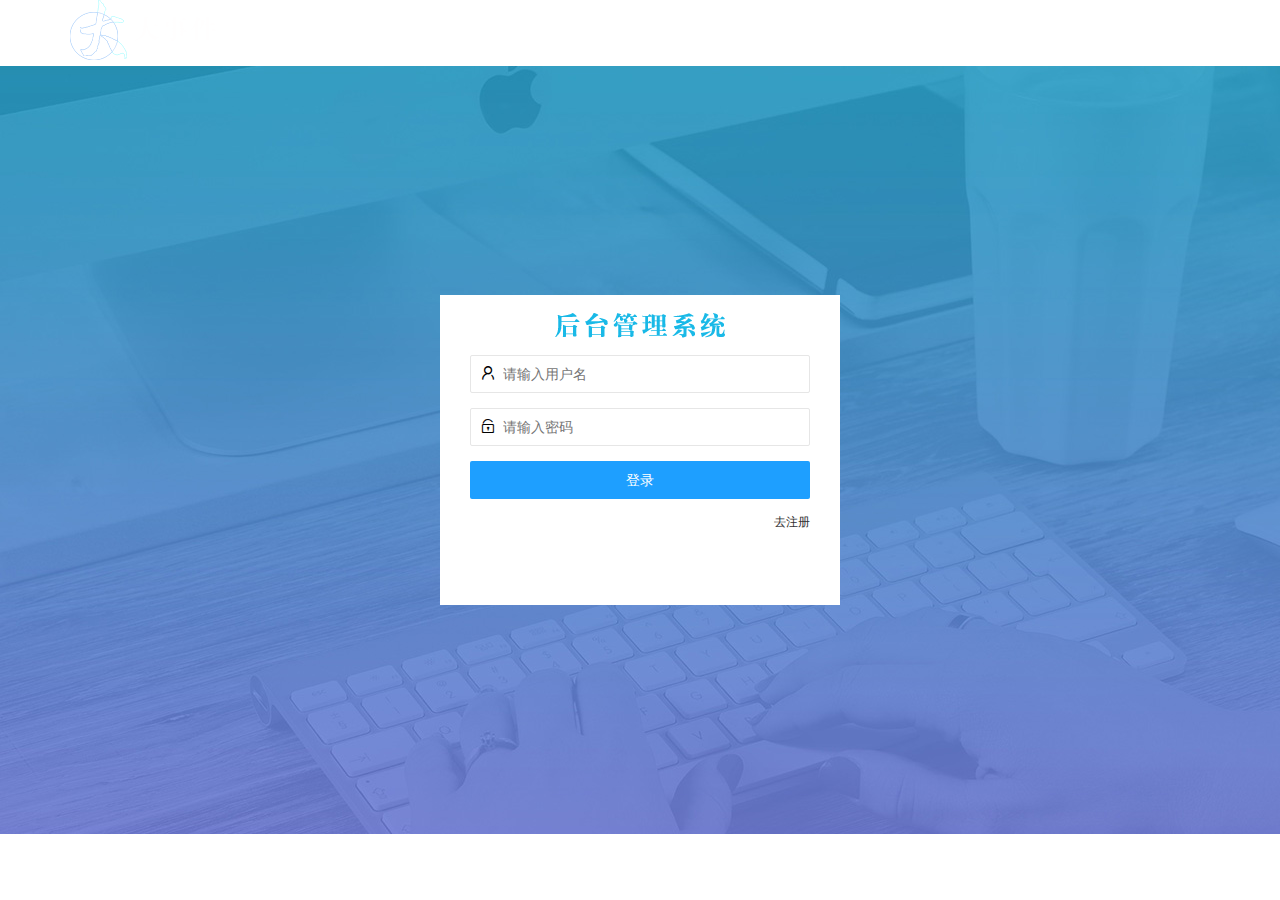
<file: login.html>
<!DOCTYPE html>
<html lang="en">

<head>
    <meta charset="UTF-8">
    <meta name="viewport" content="width=device-width, initial-scale=1.0">
    <title>大事件-登录/注册</title>
    <!-- 引入layui.css -->
    <link rel="stylesheet" href="/assets/lib/layui/css/layui.css">
    <!-- 引入login.css -->
    <link rel="stylesheet" href="/assets/css/login.css">
</head>

<body>
    <!-- logo区域 -->
    <div class="layui-main">
        <img src="/assets//images/logo.png" alt="">
    </div>
    <!-- 表单区域 -->
    <div class="loginAndRegBox">
        <div class="title-box"></div>
        <!-- 登录表单 -->
        <div class="login-box">
            <form class="layui-form" action="" id="form_login">
                <!-- 用户名 -->
                <div class="layui-form-item">
                    <i class="layui-icon layui-icon-username"></i>
                    <input type="text" name="username" required lay-verify="required" placeholder="请输入用户名" autocomplete="off" class="layui-input">
                </div>
                <!-- 密码 -->
                <div class="layui-form-item">
                    <i class="layui-icon layui-icon-password"></i>
                    <input type="password" name="password" required lay-verify="required || pwd " placeholder="请输入密码" autocomplete="off" class="layui-input">
                </div>
                <!-- 登录按钮 -->
                <div class="layui-form-item">
                    <button class="layui-btn layui-btn-fluid layui-btn-normal" lay-submit>登录</button>
                </div>
                <div class="layui-form-item links">
                    <a href="javascript:;" id="link_reg">去注册</a>
                </div>
            </form>
        </div>
        <!-- 注册表单 -->
        <div class="reg-box" style="display: none;">
            <!-- 注册的表单 -->
            <form class="layui-form" action="" id="form_reg">
                <!-- 用户名 -->
                <div class="layui-form-item">
                    <i class="layui-icon layui-icon-username"></i>
                    <input type="text" name="username" required lay-verify="required" placeholder="请输入用户名" autocomplete="off" class="layui-input" />
                </div>
                <!-- 密码 -->
                <div class="layui-form-item">
                    <i class="layui-icon layui-icon-password"></i>
                    <input type="password" name="password" required lay-verify="required ||pwd" placeholder="请输入密码" autocomplete="off" class="layui-input" />
                </div>
                <!-- 密码确认框 -->
                <div class="layui-form-item">
                    <i class="layui-icon layui-icon-password"></i>
                    <input type="password" name="repassword" required lay-verify="required ||pwd ||repwd" placeholder="再次确认密码" autocomplete="off" class="layui-input" />
                </div>
                <!-- 注册按钮 -->
                <div class="layui-form-item">
                    <!-- 注意：表单提交按钮和普通按钮的区别，就是 lay-submit 属性 -->
                    <button class="layui-btn layui-btn-fluid layui-btn-normal" lay-submit>注册</button>
                </div>
                <div class="layui-form-item links">
                    <a href="javascript:;" id="link_login">去登录</a>
                </div>
            </form>
        </div>
    </div>
    <!-- 导入layui的js文件 -->
    <script src="/assets/lib/layui/layui.all.js"></script>
    <!-- 引入jq文件 -->
    <script src="./assets/lib/jquery.js"></script>
    <!-- 引入baseApi文件 -->
    <script src="./assets/js/baseAPI.JS"></script>

    <!-- 导入login文件 -->
    <script src="./assets/js/login.js"></script>
</body>

</html>
</file>
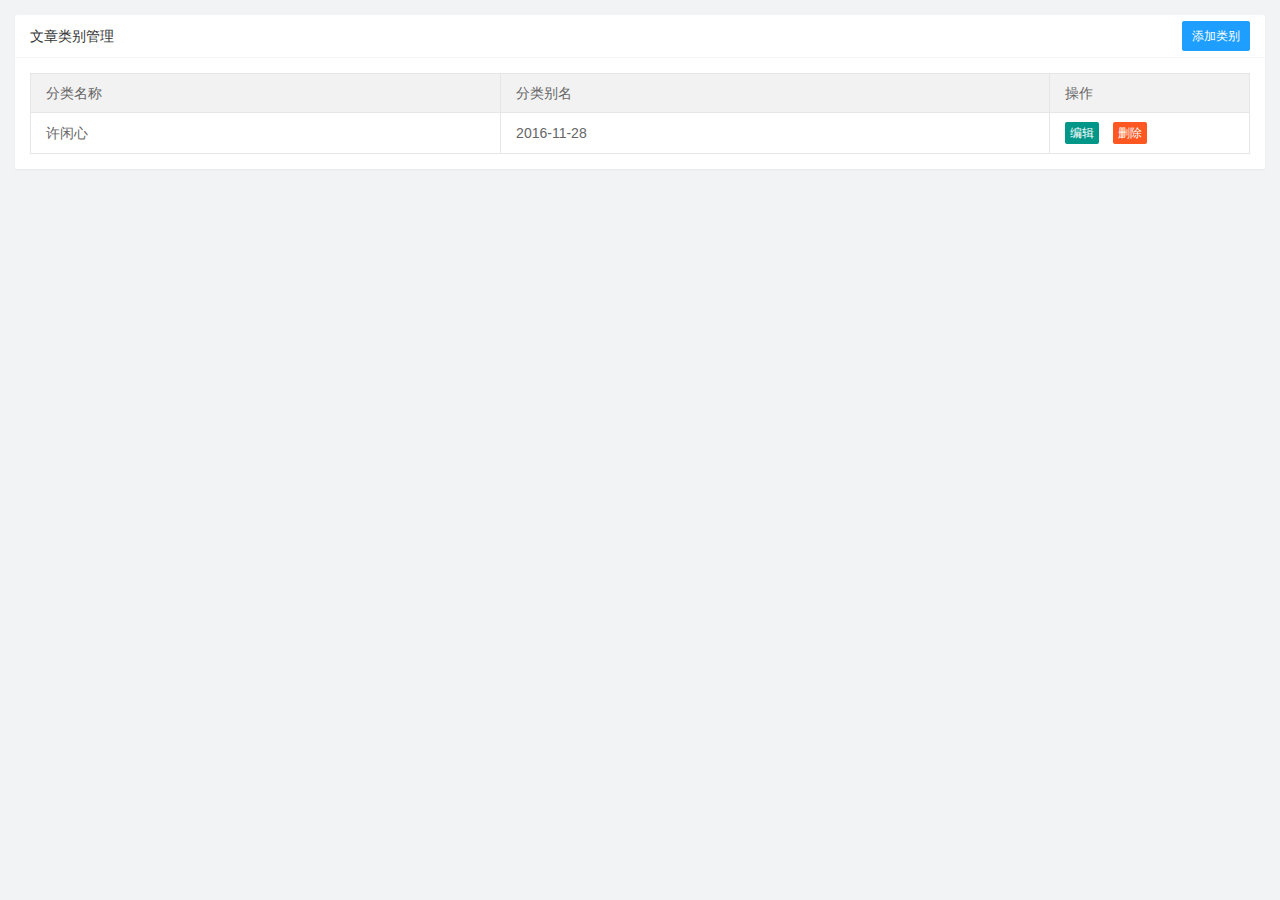
<file: article/art_cate.html>
<!DOCTYPE html>
<html lang="en">

<head>
    <meta charset="UTF-8" />
    <meta name="viewport" content="width=device-width, initial-scale=1.0" />
    <title>Document</title>
    <link rel="stylesheet" href="/assets/lib/layui/css/layui.css" />
    <link rel="stylesheet" href="/assets/css/article/art_cate.css" />
</head>

<body>
    <!-- 卡片区域 -->
    <div class="layui-card">
        <div class="layui-card-header">
            <span>文章类别管理</span>
            <button type="button" class="layui-btn layui-btn-normal layui-btn-sm" id="btnAddCate">添加类别</button>
        </div>
        <div class="layui-card-body">
            <table class="layui-table">
                <colgroup>
                    <col />
                    <col />
                    <col width="200" />
                </colgroup>
                <thead>
                    <tr>
                        <th>分类名称</th>
                        <th>分类别名</th>
                        <th>操作</th>
                    </tr>
                </thead>
                <tbody>
                    <tr>
                        <td>许闲心</td>
                        <td>2016-11-28</td>
                        <td>
                            <button type="button" class="layui-btn layui-btn-xs btn-edit">编辑</button>
                            <button type="button" class="layui-btn layui-btn-danger layui-btn-xs btn-delete">删除</button>
                        </td>
                    </tr>

                </tbody>
            </table>
        </div>
    </div>
    <!-- 表格数据的模板 -->

    <!-- 分类添加的模板 -->
    <script type="text/html" id="dialog-add">
        <form class="layui-form" id="form-add">
            <div class="layui-form-item">
                <label class="layui-form-label">分类名称</label>
                <div class="layui-input-block">
                    <input type="text" name="name" required lay-verify="required" placeholder="请输入分类名称" autocomplete="off" class="layui-input">
                </div>
            </div>
            <div class="layui-form-item">
                <label class="layui-form-label">分类别名</label>
                <div class="layui-input-block">
                    <input type="text" name="alias" required lay-verify="required" placeholder="请输入分类别名" autocomplete="off" class="layui-input">
                </div>
            </div>
            <div class="layui-form-item">
                <div class="layui-input-block">
                    <button class="layui-btn" lay-submit lay-filter="formDemo">确认添加</button>
                    <button type="reset" class="layui-btn layui-btn-primary">重置</button>
                </div>
            </div>
        </form>
    </script>
    <!-- 分类编辑的模板 -->
    <script type="text/html" id="dialog-edit">
        <form class="layui-form" id="form-edit" lay-filter="form-edit">
            <!-- 隐藏域，保存 Id 的值 -->
            <input type="hidden" name="Id">
            <div class="layui-form-item">
                <label class="layui-form-label">分类名称</label>
                <div class="layui-input-block">
                    <input type="text" name="name" required lay-verify="required" placeholder="请输入分类名称" autocomplete="off" class="layui-input">
                </div>
            </div>
            <div class="layui-form-item">
                <label class="layui-form-label">分类别名</label>
                <div class="layui-input-block">
                    <input type="text" name="alias" required lay-verify="required" placeholder="请输入分类别名" autocomplete="off" class="layui-input">
                </div>
            </div>
            <div class="layui-form-item">
                <div class="layui-input-block">
                    <button class="layui-btn" lay-submit lay-filter="formDemo">确认修改</button>
                </div>
            </div>
        </form>
    </script>
    <script src="/assets/lib/layui/layui.all.js"></script>

</body>

</html>
</file>
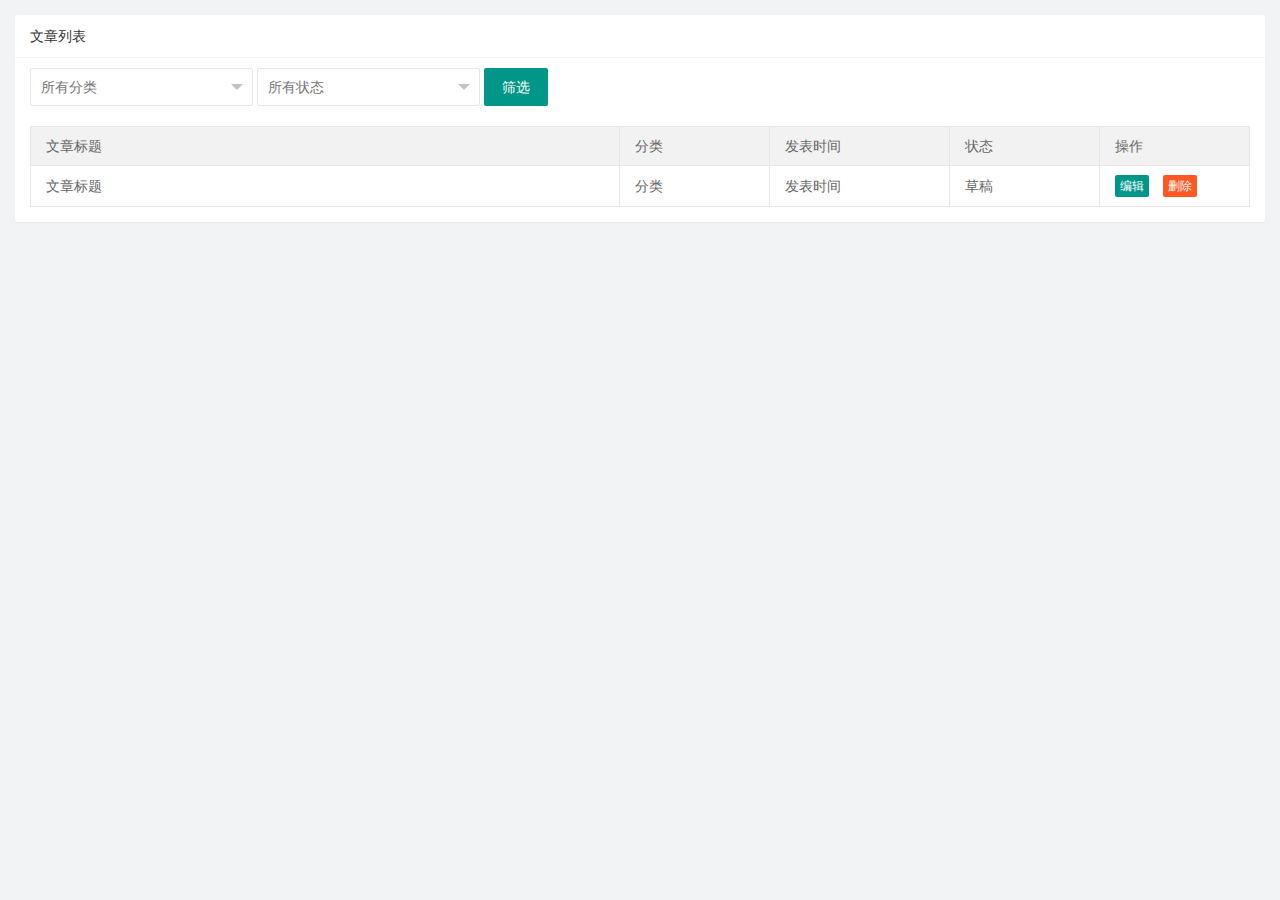
<file: article/art_list.html>
<!DOCTYPE html>
<html lang="en">

<head>
    <meta charset="UTF-8" />
    <meta name="viewport" content="width=device-width, initial-scale=1.0" />
    <title>Document</title>
    <link rel="stylesheet" href="/assets/lib/layui/css/layui.css" />
    <link rel="stylesheet" href="/assets/css/article/art_list.css" />
</head>

<body>
    <!-- 卡片区域 -->
    <div class="layui-card">
        <div class="layui-card-header">文章列表</div>

        <div class="layui-card-body">
            <!-- 筛选区域 -->
            <form class="layui-form" id="form-search">
                <div class="layui-form-item layui-inline">
                    <select name="cate_id">
                        <option value="">所有分类</option>
                        <option value="">科技</option>
                        <option value="">生活</option>

                    </select>
                </div>
                <div class="layui-form-item layui-inline">
                    <select name="state">
                        <option value="">所有状态</option>
                        <option value="已发布">已发布</option>
                        <option value="草稿">草稿</option>
                    </select>
                </div>
                <div class="layui-form-item layui-inline">
                    <button class="layui-btn" lay-submit lay-filter="formDemo">筛选</button>
                </div>
            </form>
            <!-- 列表区域 -->
            <table class="layui-table">
                <colgroup>
                    <col />
                    <col width="150" />
                    <col width="180" />
                    <col width="150" />
                    <col width="150" />
                </colgroup>
                <thead>
                    <tr>
                        <th>文章标题</th>
                        <th>分类</th>
                        <th>发表时间</th>
                        <th>状态</th>
                        <th>操作</th>
                    </tr>
                </thead>
                <tbody>
                    <tr>
                        <td>文章标题</td>
                        <td>分类</td>
                        <td>发表时间</td>
                        <td>草稿</td>
                        <td>
                            <button type="button" class="layui-btn layui-btn-xs">编辑</button>
                            <button type="button" class="layui-btn layui-btn-danger layui-btn-xs">删除</button>
                        </td>
                    </tr>
                </tbody>
            </table>
            <!-- 分页区域 -->
            <div id="pageBox"></div>
        </div>
    </div>
    <!-- 导入第三方的 JS 插件 -->
    <script src="/assets/lib/layui/layui.all.js"></script>

</body>

</html>
</file>
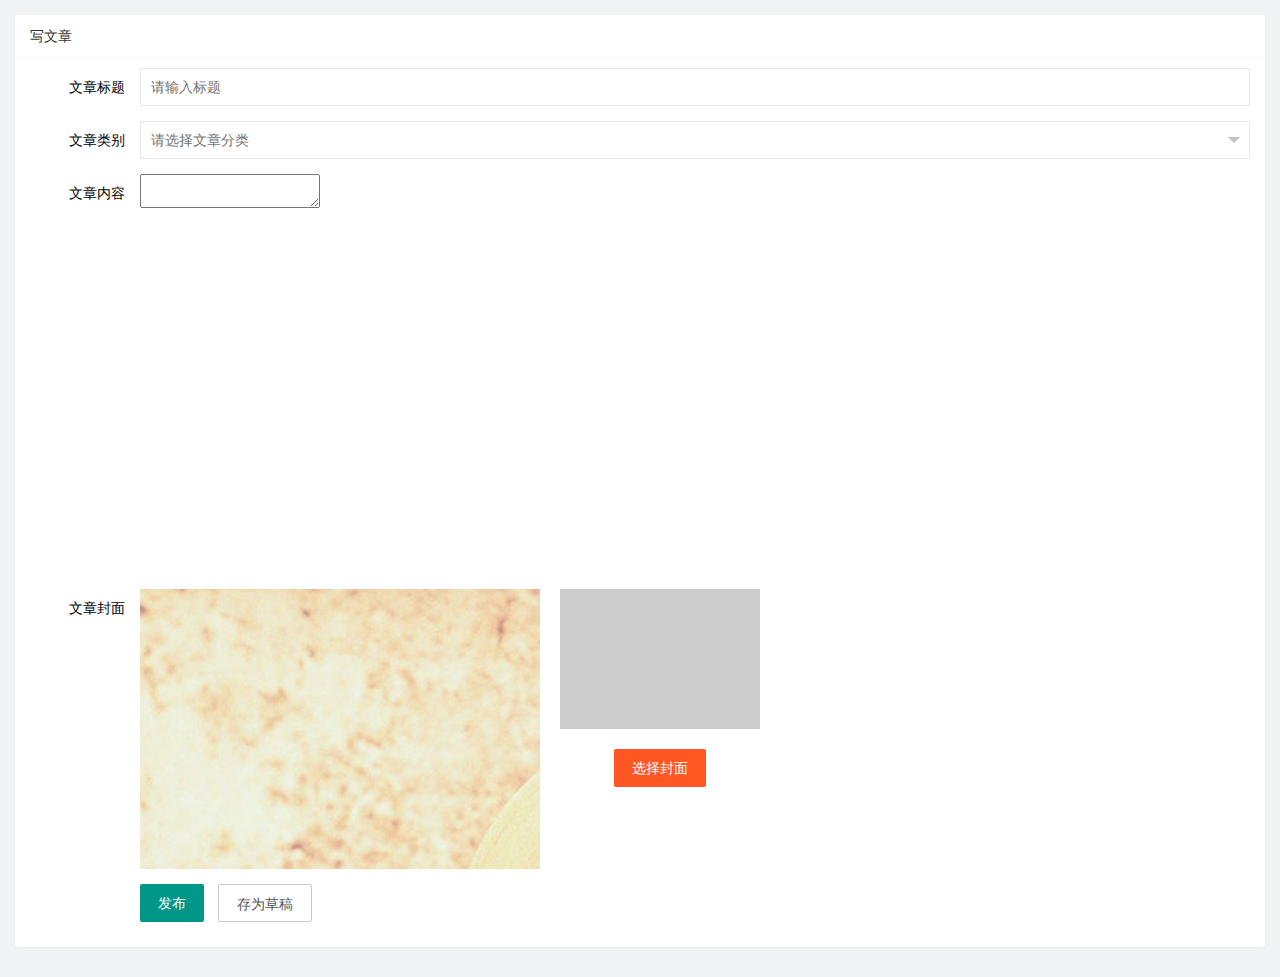
<file: article/art_pub.html>
<!DOCTYPE html>
<html lang="en">

<head>
    <meta charset="UTF-8" />
    <meta name="viewport" content="width=device-width, initial-scale=1.0" />
    <title>Document</title>
    <link rel="stylesheet" href="/assets/lib/layui/css/layui.css" />
    <link rel="stylesheet" href="/assets/lib/cropper/cropper.css" />
    <link rel="stylesheet" href="/assets/css/article/art_pub.css" />

</head>

<body>
    <!-- 卡片区域 -->
    <div class="layui-card">
        <div class="layui-card-header">写文章</div>
        <div class="layui-card-body">
            <!-- 发布文章的表单 -->
            <form class="layui-form" id="form-pub">
                <div class="layui-form-item">
                    <label class="layui-form-label">文章标题</label>
                    <div class="layui-input-block">
                        <input type="text" name="title" required lay-verify="required" placeholder="请输入标题" autocomplete="off" class="layui-input" />
                    </div>
                </div>
                <!-- 第二行 -->
                <div class="layui-form-item">
                    <label class="layui-form-label">文章类别</label>
                    <div class="layui-input-block">
                        <select name="cate_id" lay-verify="required">
                            <option value="">请选择文章分类</option>
                        </select>
                    </div>
                </div>
                <!-- 第三行 -->
                <div class="layui-form-item">
                    <!-- 左侧的 label -->
                    <label class="layui-form-label">文章内容</label>
                    <!-- 为富文本编辑器外部的容器设置高度 -->
                    <div class="layui-input-block" style="height: 400px;">
                        <!-- 重要：将来这个 textarea 会被初始化为富文本编辑器 -->
                        <textarea name="content"></textarea>
                    </div>
                </div>
                <!-- 第四行 -->
                <div class="layui-form-item">
                    <!-- 左侧的 label -->
                    <label class="layui-form-label">文章封面</label>
                    <!-- 选择封面区域 -->
                    <div class="layui-input-block cover-box">
                        <!-- 左侧裁剪区域 -->
                        <div class="cover-left">
                            <img id="image" src="/assets/images/sample2.jpg" alt="" />
                        </div>
                        <!-- 右侧预览区域和选择封面区域 -->
                        <div class="cover-right">
                            <!-- 预览的区域 -->
                            <div class="img-preview"></div>
                            <!-- 选择封面按钮 -->
                            <button type="button" class="layui-btn layui-btn-danger" id="btnChooseImage">选择封面</button>
                            <!-- 隐藏的文件选择框 -->
                            <input type="file" id="coverFile" style="display: none;" accept="image/png,image/jpeg,image/gif" />
                        </div>
                    </div>
                </div>
                <!-- 第五行 -->
                <div class="layui-form-item">
                    <div class="layui-input-block">
                        <button class="layui-btn" lay-submit>发布</button>
                        <button class="layui-btn layui-btn-primary" lay-submit id="btnSave2">存为草稿</button>
                    </div>
                </div>
            </form>
        </div>
    </div>
    <script src="/assets/lib/layui/layui.all.js"></script>
    <script src="/assets/lib/jquery.js"></script>



</body>

</html>
</file>
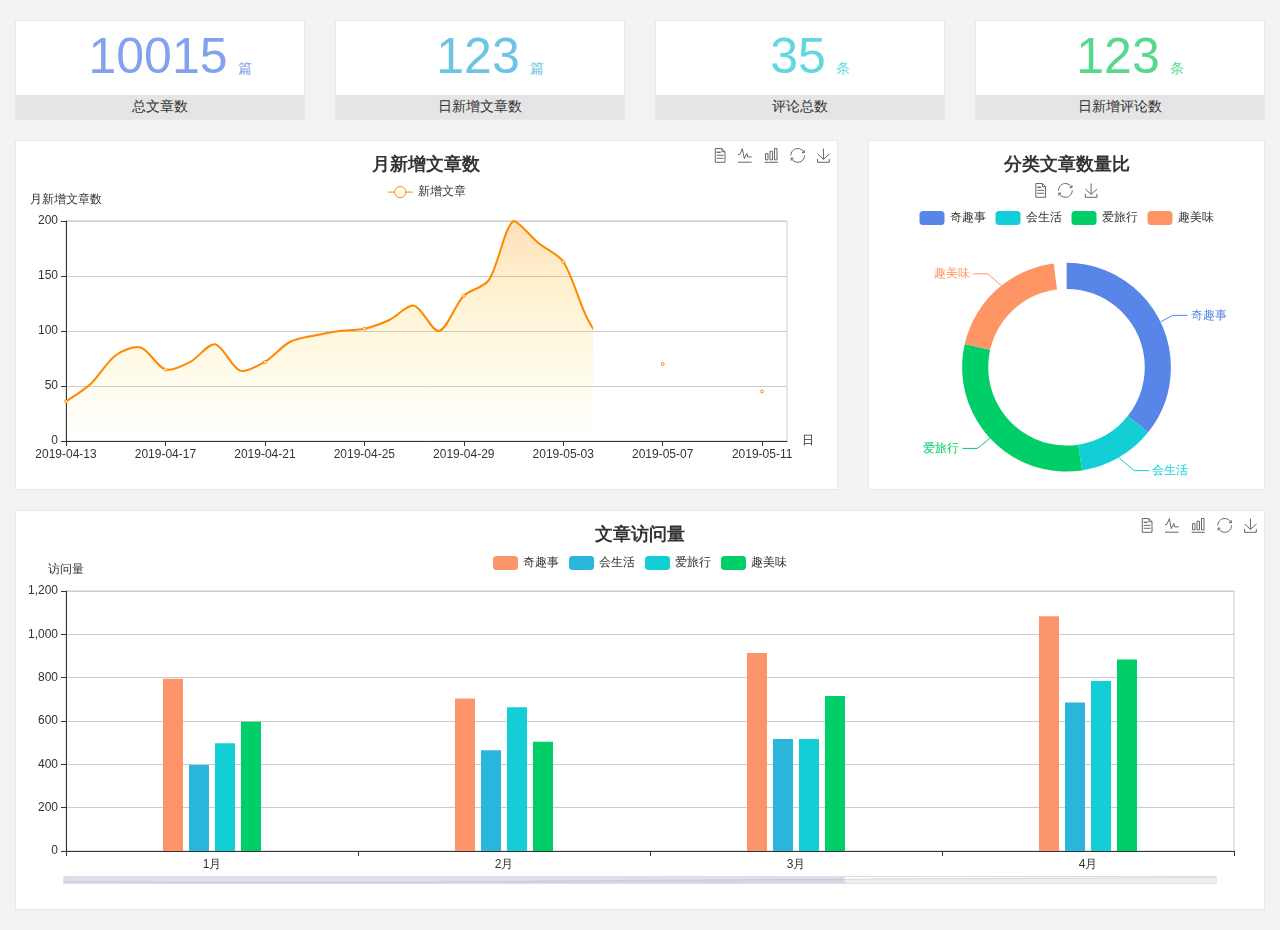
<file: home/dashboard.html>
<!DOCTYPE html>
<html lang="en">

<head>
  <meta charset="UTF-8">
  <meta name="viewport" content="width=device-width, initial-scale=1.0">
  <meta http-equiv="X-UA-Compatible" content="ie=edge">
  <title>图表统计</title>
  <link rel="stylesheet" href="../../assets/lib/bootstrap.css" />
  <link rel="stylesheet" href="../../assets/lib/main.css" />
  <script src="../../assets/lib/jquery.js"></script>
  <script type="text/javascript" src="../../assets/lib/echarts.min.js"></script>
</head>

<body>
  <div class="container-fluid">
    <div class="row spannel_list">
      <div class="col-sm-3 col-xs-6">
        <div class="spannel">
          <em>10015</em><span>篇</span>
          <b>总文章数</b>
        </div>
      </div>
      <div class="col-sm-3 col-xs-6">
        <div class="spannel scolor01">
          <em>123</em><span>篇</span>
          <b>日新增文章数</b>
        </div>
      </div>
      <div class="col-sm-3 col-xs-6">
        <div class="spannel scolor02">
          <em>35</em><span>条</span>
          <b>评论总数</b>
        </div>
      </div>
      <div class="col-sm-3 col-xs-6">
        <div class="spannel scolor03">
          <em>123</em><span>条</span>
          <b>日新增评论数</b>
        </div>
      </div>
    </div>
  </div>

  <div class="container-fluid">
    <div class="row curve-pie">
      <div class="col-lg-8 col-md-8">
        <div class="gragh_pannel" id="curve_show"></div>
      </div>
      <div class="col-lg-4 col-md-4">
        <div class="gragh_pannel" id="pie_show"></div>
      </div>
    </div>
  </div>

  <div class="container-fluid">
    <div class="column_pannel" id="column_show"></div>
  </div>

  <script>
    var oChart = echarts.init(document.getElementById('curve_show'));
    var aList_all = [
      { 'count': 36, 'date': '2019-04-13' },
      { 'count': 52, 'date': '2019-04-14' },
      { 'count': 78, 'date': '2019-04-15' },
      { 'count': 85, 'date': '2019-04-16' },
      { 'count': 65, 'date': '2019-04-17' },
      { 'count': 72, 'date': '2019-04-18' },
      { 'count': 88, 'date': '2019-04-19' },
      { 'count': 64, 'date': '2019-04-20' },
      { 'count': 72, 'date': '2019-04-21' },
      { 'count': 90, 'date': '2019-04-22' },
      { 'count': 96, 'date': '2019-04-23' },
      { 'count': 100, 'date': '2019-04-24' },
      { 'count': 102, 'date': '2019-04-25' },
      { 'count': 110, 'date': '2019-04-26' },
      { 'count': 123, 'date': '2019-04-27' },
      { 'count': 100, 'date': '2019-04-28' },
      { 'count': 132, 'date': '2019-04-29' },
      { 'count': 146, 'date': '2019-04-30' },
      { 'count': 200, 'date': '2019-05-01' },
      { 'count': 180, 'date': '2019-05-02' },
      { 'count': 163, 'date': '2019-05-03' },
      { 'count': 110, 'date': '2019-05-04' },
      { 'count': 80, 'date': '2019-05-05' },
      { 'count': 82, 'date': '2019-05-06' },
      { 'count': 70, 'date': '2019-05-07' },
      { 'count': 65, 'date': '2019-05-08' },
      { 'count': 54, 'date': '2019-05-09' },
      { 'count': 40, 'date': '2019-05-10' },
      { 'count': 45, 'date': '2019-05-11' },
      { 'count': 38, 'date': '2019-05-12' },
    ];

    let aCount = [];
    let aDate = [];

    for (var i = 0; i < aList_all.length; i++) {
      aCount.push(aList_all[i].count);
      aDate.push(aList_all[i].date);
    }

    var chartopt = {
      title: {
        text: '月新增文章数',
        left: 'center',
        top: '10'
      },
      tooltip: {
        trigger: 'axis'
      },
      legend: {
        data: ['新增文章'],
        top: '40'
      },
      toolbox: {
        show: true,
        feature: {
          mark: { show: true },
          dataView: { show: true, readOnly: false },
          magicType: { show: true, type: ['line', 'bar'] },
          restore: { show: true },
          saveAsImage: { show: true }
        }
      },
      calculable: true,
      xAxis: [
        {
          name: '日',
          type: 'category',
          boundaryGap: false,
          data: aDate
        }
      ],
      yAxis: [
        {
          name: '月新增文章数',
          type: 'value'
        }
      ],
      series: [
        {
          name: '新增文章',
          type: 'line',
          smooth: true,
          itemStyle: { normal: { areaStyle: { type: 'default' }, color: '#f80' }, lineStyle: { color: '#f80' } },
          data: aCount
        }],
      areaStyle: {
        normal: {
          color: new echarts.graphic.LinearGradient(0, 0, 0, 1, [{
            offset: 0,
            color: 'rgba(255,136,0,0.39)'
          }, {
            offset: .34,
            color: 'rgba(255,180,0,0.25)'
          }, {
            offset: 1,
            color: 'rgba(255,222,0,0.00)'
          }])

        }
      },
      grid: {
        show: true,
        x: 50,
        x2: 50,
        y: 80,
        height: 220
      }
    };

    oChart.setOption(chartopt);


    var oPie = echarts.init(document.getElementById('pie_show'));
    var oPieopt =
    {
      title: {
        top: 10,
        text: '分类文章数量比',
        x: 'center'
      },
      tooltip: {
        trigger: 'item',
        formatter: "{a} <br/>{b} : {c} ({d}%)"
      },
      color: ['#5885e8', '#13cfd5', '#00ce68', '#ff9565'],
      legend: {
        x: 'center',
        top: 65,
        data: ['奇趣事', '会生活', '爱旅行', '趣美味']
      },
      toolbox: {
        show: true,
        x: 'center',
        top: 35,
        feature: {
          mark: { show: true },
          dataView: { show: true, readOnly: false },
          magicType: {
            show: true,
            type: ['pie', 'funnel'],
            option: {
              funnel: {
                x: '25%',
                width: '50%',
                funnelAlign: 'left',
                max: 1548
              }
            }
          },
          restore: { show: true },
          saveAsImage: { show: true }
        }
      },
      calculable: true,
      series: [
        {
          name: '访问来源',
          type: 'pie',
          radius: ['45%', '60%'],
          center: ['50%', '65%'],
          data: [
            { value: 300, name: '奇趣事' },
            { value: 100, name: '会生活' },
            { value: 260, name: '爱旅行' },
            { value: 180, name: '趣美味' }
          ]
        }
      ]
    };
    oPie.setOption(oPieopt);



    var oColumn = this.echarts.init(document.getElementById('column_show'));
    var oColumnopt =
    {
      title: {
        text: '文章访问量',
        left: 'center',
        top: '10'
      },
      tooltip: {
        trigger: 'axis'
      },
      legend: {
        data: ['奇趣事', '会生活', '爱旅行', '趣美味'],
        top: '40'
      },
      toolbox: {
        show: true,
        feature: {
          mark: { show: true },
          dataView: { show: true, readOnly: false },
          magicType: { show: true, type: ['line', 'bar'] },
          restore: { show: true },
          saveAsImage: { show: true }
        }
      },
      calculable: true,
      xAxis: [
        {
          type: 'category',
          data: ['1月', '2月', '3月', '4月', '5月']
        }
      ],
      yAxis: [
        {
          name: '访问量',
          type: 'value'
        }
      ],
      series: [
        {
          name: '奇趣事',
          type: 'bar',
          barWidth: 20,
          itemStyle: {
            normal: { areaStyle: { type: 'default' }, color: '#fd956a' }
          },
          data: [800, 708, 920, 1090, 1200]
        },
        {
          name: '会生活',
          type: 'bar',
          barWidth: 20,
          itemStyle: {
            normal: { areaStyle: { type: 'default' }, color: '#2bb6db' }
          },
          data: [400, 468, 520, 690, 800]
        },
        {
          name: '爱旅行',
          type: 'bar',
          barWidth: 20,
          itemStyle: {
            normal: { areaStyle: { type: 'default' }, color: '#13cfd5' }
          },
          data: [500, 668, 520, 790, 900]
        },
        {
          name: '趣美味',
          type: 'bar',
          barWidth: 20,
          itemStyle: {
            normal: { areaStyle: { type: 'default' }, color: '#00ce68' }
          },
          data: [600, 508, 720, 890, 1000]
        }
      ],
      grid: {
        show: true,
        x: 50,
        x2: 30,
        y: 80,
        height: 260
      },
      dataZoom: [//给x轴设置滚动条
        {
          start: 0,//默认为0
          end: 100 - 1000 / 31,//默认为100
          type: 'slider',
          show: true,
          xAxisIndex: [0],
          handleSize: 0,//滑动条的 左右2个滑动条的大小
          height: 8,//组件高度
          left: 45, //左边的距离
          right: 50,//右边的距离
          bottom: 26,//右边的距离
          handleColor: '#ddd',//h滑动图标的颜色
          handleStyle: {
            borderColor: "#cacaca",
            borderWidth: "1",
            shadowBlur: 2,
            background: "#ddd",
            shadowColor: "#ddd",
          }
        }]
    };
    oColumn.setOption(oColumnopt);
  </script>
</body>

</html>
</file>
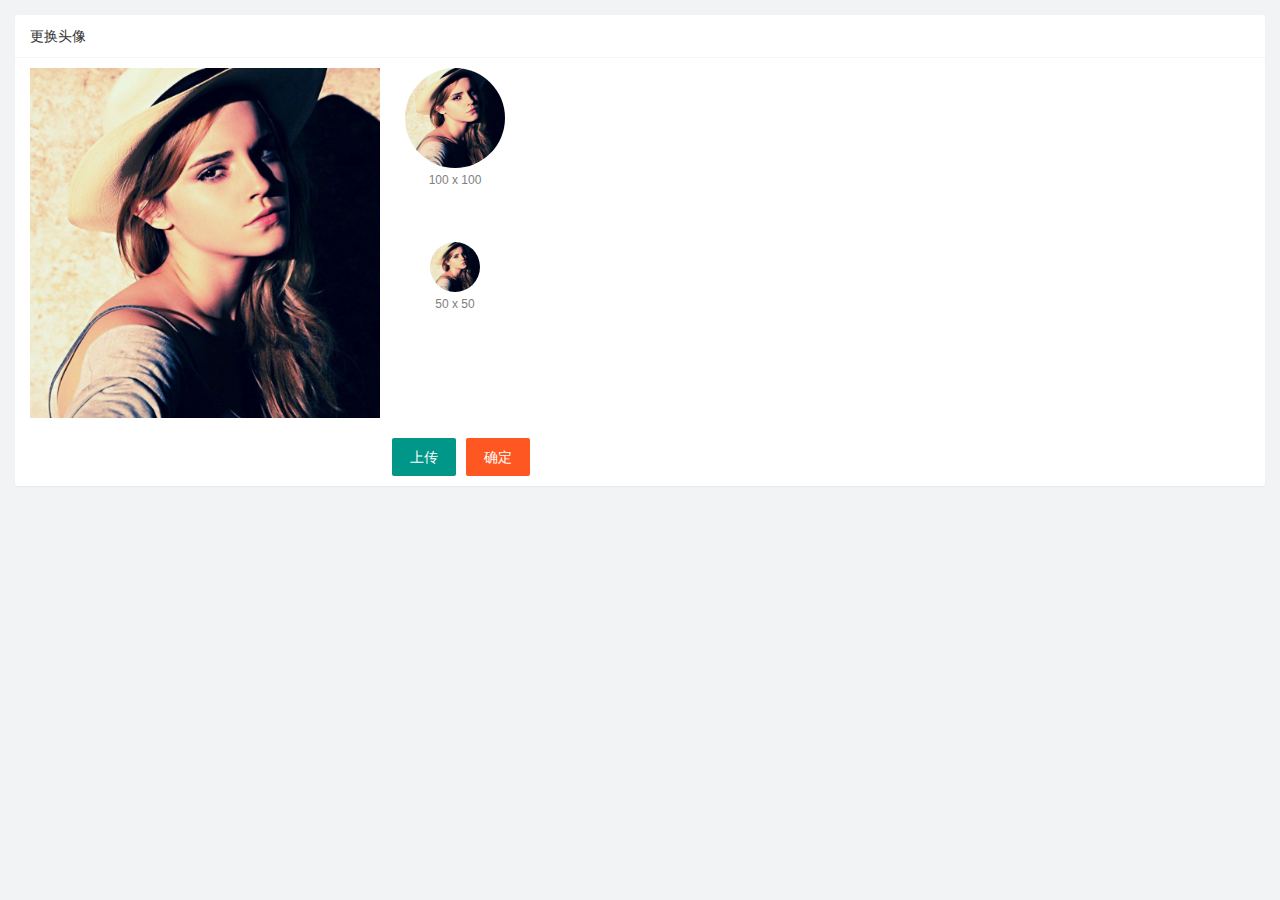
<file: user/user_avatar.html>
<!DOCTYPE html>
<html lang="en">

<head>
    <meta charset="UTF-8" />
    <meta name="viewport" content="width=device-width, initial-scale=1.0" />
    <title>Document</title>
    <link rel="stylesheet" href="/assets/lib/layui/css/layui.css" />
    <link rel="stylesheet" href="/assets/css/user/user_avatar.css" />
    <link rel="stylesheet" href="/assets/lib/cropper/cropper.css">
</head>

<body>
    <!-- 卡片区域 -->
    <div class="layui-card">
        <div class="layui-card-header">更换头像</div>
        <div class="layui-card-body">
            <!-- 第一行的图片裁剪和预览区域 -->
            <div class="row1">
                <!-- 图片裁剪区域 -->
                <div class="cropper-box">
                    <!-- 这个 img 标签很重要，将来会把它初始化为裁剪区域 -->
                    <img id="image" src="/assets/images/sample.jpg" />
                </div>
                <!-- 图片的预览区域 -->
                <div class="preview-box">
                    <div>
                        <!-- 宽高为 100px 的预览区域 -->
                        <div class="img-preview w100"></div>
                        <p class="size">100 x 100</p>
                    </div>
                    <div>
                        <!-- 宽高为 50px 的预览区域 -->
                        <div class="img-preview w50"></div>
                        <p class="size">50 x 50</p>
                    </div>
                </div>
            </div>
            <!-- 第二行的按钮区域 -->
            <div class="row2">
                <!-- 文件选择控件 -->
                <input type="file" id="file" accept="image/png,image/jpeg" />

                <button type="button" class="layui-btn" id="btnChooseImage">上传</button>
                <button type="button" class="layui-btn layui-btn-danger" id="btnUpload">确定</button>
            </div>
        </div>
    </div>
    <script src="/assets/lib/layui/layui.all.js"></script>
    <!-- 图片裁剪 -->
    <script src="/assets/lib/cropper/Cropper.js"></script>
    <script src="/assets/lib/cropper/jquery-cropper.js"></script>

</body>

</html>
</file>
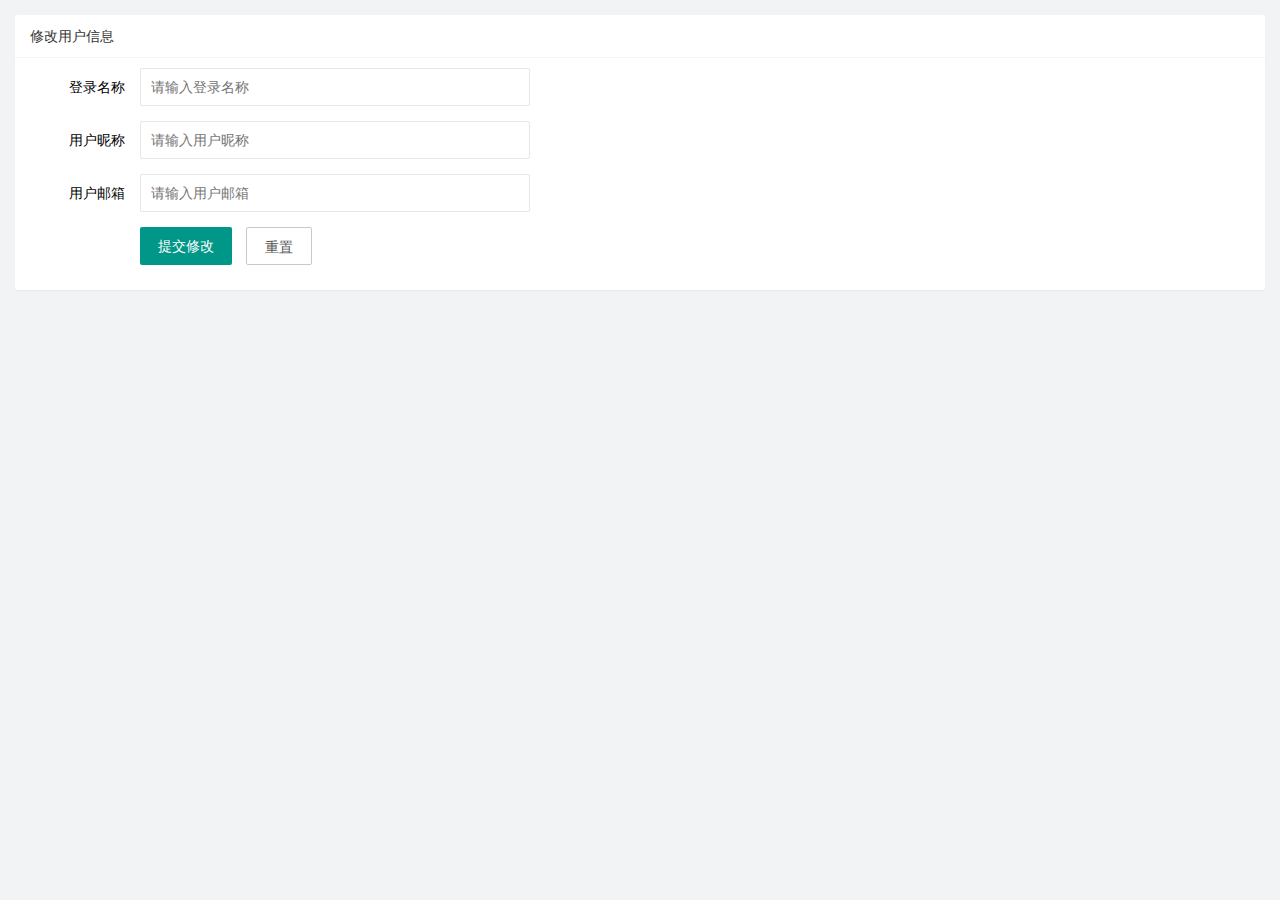
<file: user/user_info.html>
<!DOCTYPE html>
<html lang="en">

<head>
    <meta charset="UTF-8" />
    <meta name="viewport" content="width=device-width, initial-scale=1.0" />
    <title>用户基本资料</title>
    <!-- 导入 layui 的样式 -->
    <link rel="stylesheet" href="/assets/lib/layui/css/layui.css" />
    <!-- 导入自己的样式 -->
    <link rel="stylesheet" href="/assets/css/user/user_info.css" />
</head>

<body>
    <!-- 卡片区域 -->
    <div class="layui-card">
        <div class="layui-card-header">修改用户信息</div>
        <div class="layui-card-body">
            <!-- form 表单区域 -->
            <form class="layui-form" action="" lay-filter="formUserInfo">
                <div class="layui-form-item">
                    <label class="layui-form-label">登录名称</label>
                    <div class="layui-input-block">
                        <input type="text" name="username" required lay-verify="required" placeholder="请输入登录名称" autocomplete="off" class="layui-input" />
                    </div>
                </div>
                <div class="layui-form-item">
                    <label class="layui-form-label">用户昵称</label>
                    <div class="layui-input-block">
                        <input type="text" name="nickname" required lay-verify="required" placeholder="请输入用户昵称" autocomplete="off" class="layui-input" />
                    </div>
                </div>
                <div class="layui-form-item">
                    <label class="layui-form-label">用户邮箱</label>
                    <div class="layui-input-block">
                        <input type="text" name="email" required lay-verify="required" placeholder="请输入用户邮箱" autocomplete="off" class="layui-input" />
                    </div>
                </div>
                <div class="layui-form-item">
                    <div class="layui-input-block">
                        <button class="layui-btn" lay-submit lay-filter="formDemo">提交修改</button>
                        <button type="reset" class="layui-btn layui-btn-primary" id="btnReset">重置</button>
                    </div>
                </div>
            </form>
        </div>
    </div>
    <script src="/assets/lib/layui/layui.all.js"></script>

</body>

</html>
</file>
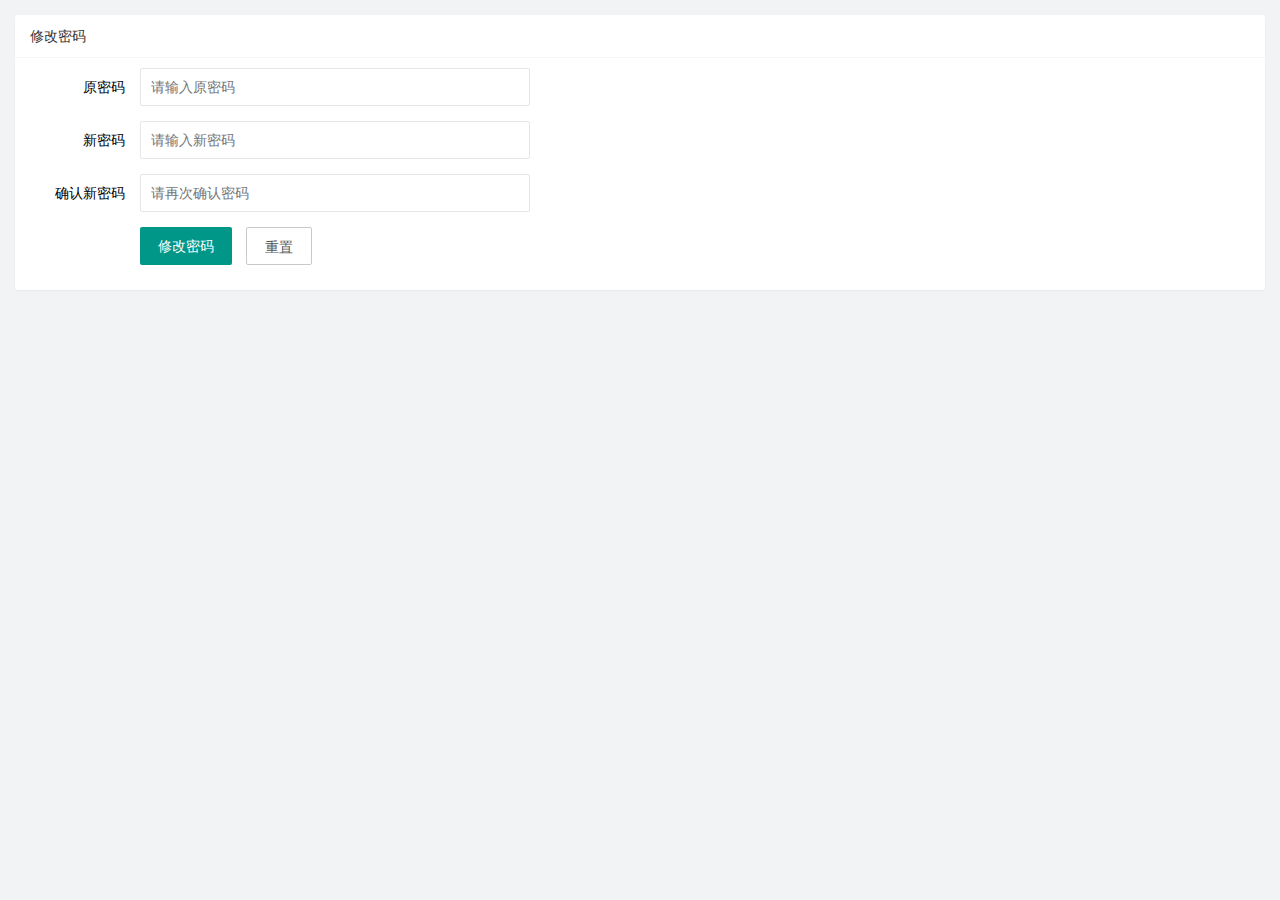
<file: user/user_pwd.html>
<!DOCTYPE html>
<html lang="en">

<head>
    <meta charset="UTF-8" />
    <meta name="viewport" content="width=device-width, initial-scale=1.0" />
    <title>Document</title>
    <link rel="stylesheet" href="/assets/lib/layui/css/layui.css" />
    <link rel="stylesheet" href="/assets/css/user/user_pwd.css" />
</head>

<body>
    <!-- 卡片区域 -->
    <div class="layui-card">
        <div class="layui-card-header">修改密码</div>
        <div class="layui-card-body">
            <form class="layui-form">
                <div class="layui-form-item">
                    <label class="layui-form-label">原密码</label>
                    <div class="layui-input-block">
                        <input type="password" name="oldPwd" required lay-verify="required" placeholder="请输入原密码" autocomplete="off" class="layui-input" />
                    </div>
                </div>
                <div class="layui-form-item">
                    <label class="layui-form-label">新密码</label>
                    <div class="layui-input-block">
                        <input type="password" name="newPwd" required lay-verify="required" placeholder="请输入新密码" autocomplete="off" class="layui-input" />
                    </div>
                </div>
                <div class="layui-form-item">
                    <label class="layui-form-label">确认新密码</label>
                    <div class="layui-input-block">
                        <input type="password" name="rePwd" required lay-verify="required" placeholder="请再次确认密码" autocomplete="off" class="layui-input" />
                    </div>
                </div>
                <div class="layui-form-item">
                    <div class="layui-input-block">
                        <button class="layui-btn" lay-submit lay-filter="formDemo">修改密码</button>
                        <button type="reset" class="layui-btn layui-btn-primary">重置</button>
                    </div>
                </div>
            </form>
        </div>
    </div>
    <!-- 导入 layui 的 js -->
    <script src="/assets/lib/layui/layui.all.js"></script>

</body>

</html>
</file>
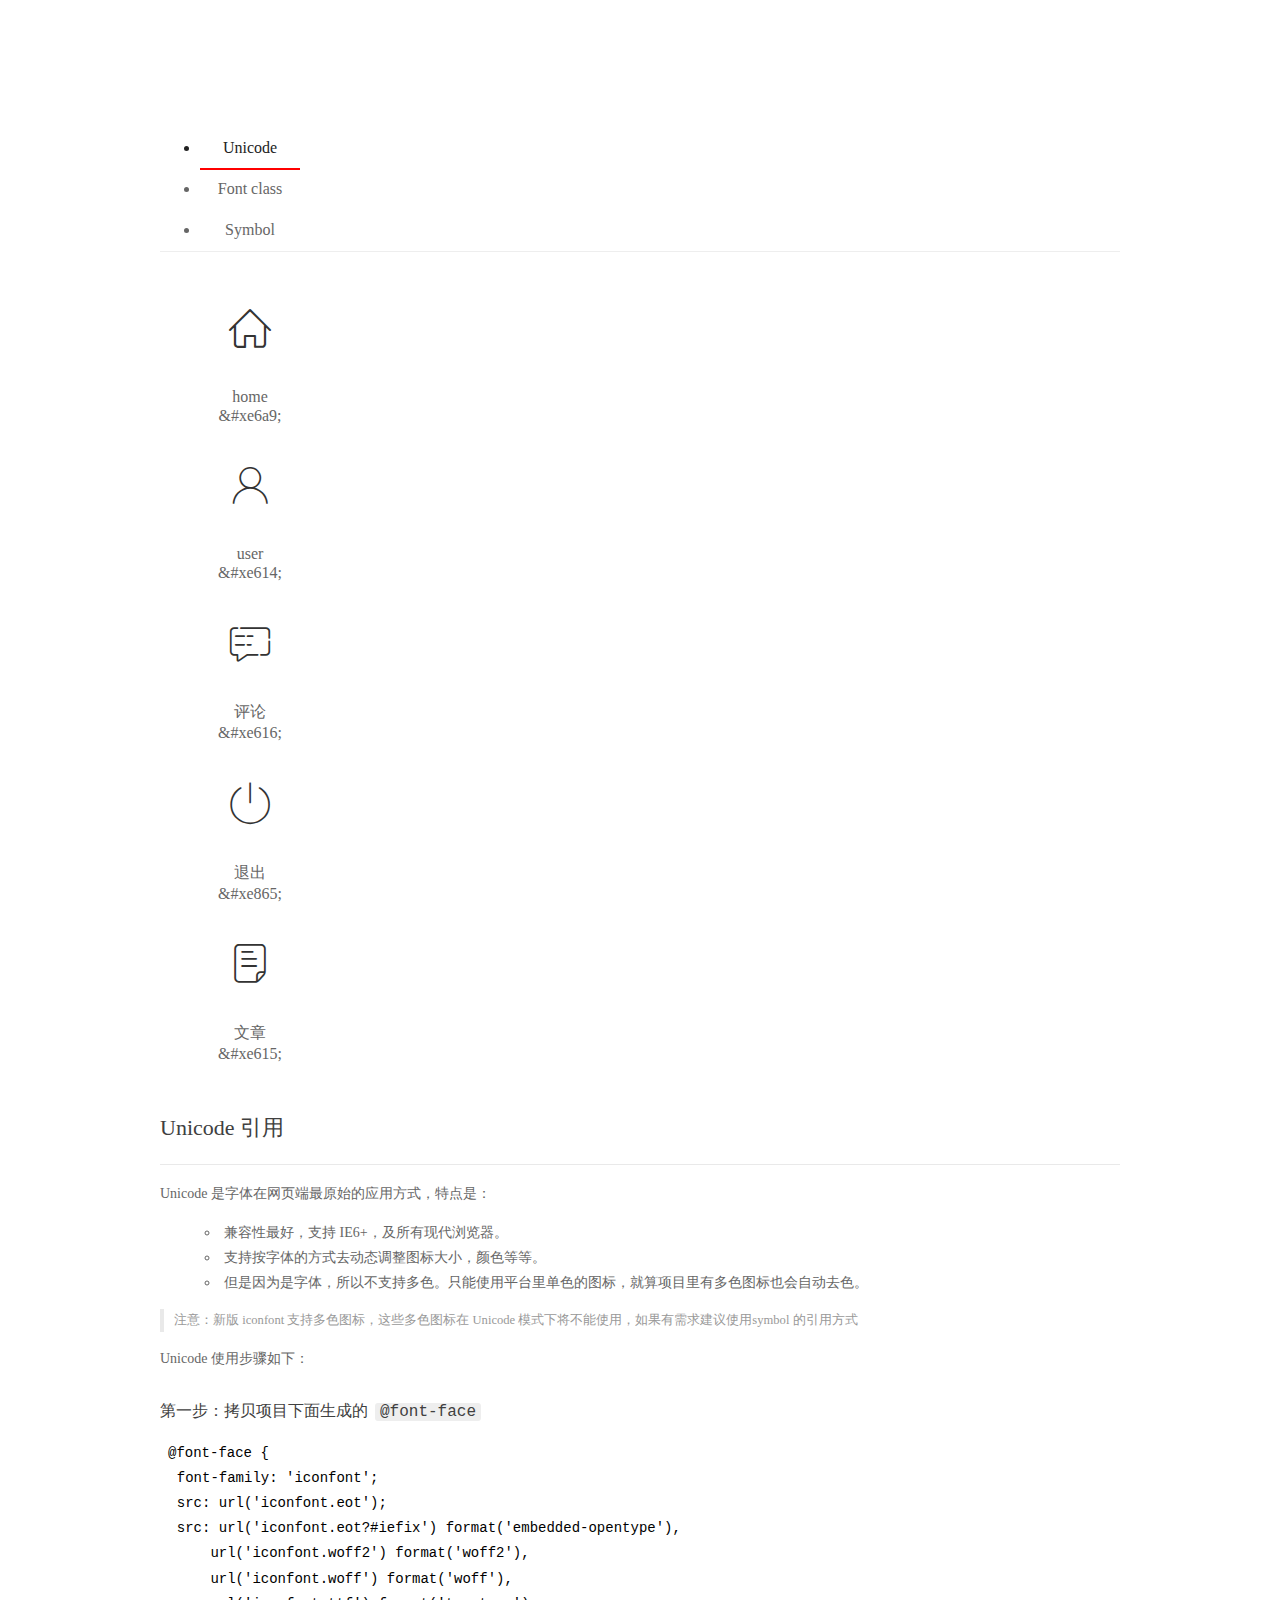
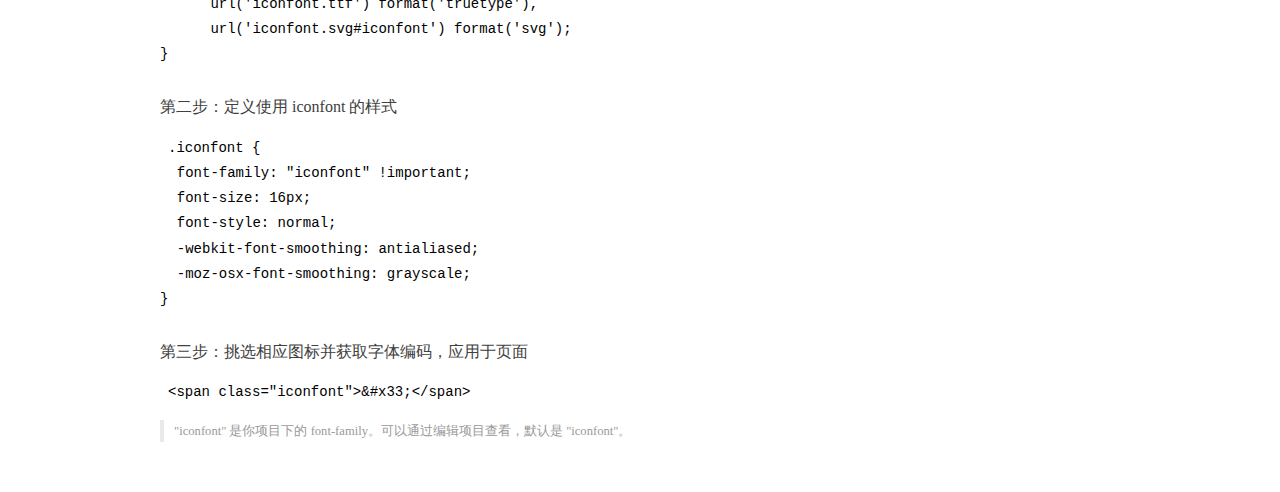
<file: assets/fonts/demo_index.html>
<!DOCTYPE html>
<html>
<head>
  <meta charset="utf-8"/>
  <title>IconFont Demo</title>
  <link rel="shortcut icon" href="https://gtms04.alicdn.com/tps/i4/TB1_oz6GVXXXXaFXpXXJDFnIXXX-64-64.ico" type="image/x-icon"/>
  <link rel="stylesheet" href="https://g.alicdn.com/thx/cube/1.3.2/cube.min.css">
  <link rel="stylesheet" href="demo.css">
  <link rel="stylesheet" href="iconfont.css">
  <script src="iconfont.js"></script>
  <!-- jQuery -->
  <script src="https://a1.alicdn.com/oss/uploads/2018/12/26/7bfddb60-08e8-11e9-9b04-53e73bb6408b.js"></script>
  <!-- 代码高亮 -->
  <script src="https://a1.alicdn.com/oss/uploads/2018/12/26/a3f714d0-08e6-11e9-8a15-ebf944d7534c.js"></script>
</head>
<body>
  <div class="main">
    <h1 class="logo"><a href="https://www.iconfont.cn/" title="iconfont 首页" target="_blank">&#xe86b;</a></h1>
    <div class="nav-tabs">
      <ul id="tabs" class="dib-box">
        <li class="dib active"><span>Unicode</span></li>
        <li class="dib"><span>Font class</span></li>
        <li class="dib"><span>Symbol</span></li>
      </ul>
      
    </div>
    <div class="tab-container">
      <div class="content unicode" style="display: block;">
          <ul class="icon_lists dib-box">
          
            <li class="dib">
              <span class="icon iconfont">&#xe6a9;</span>
                <div class="name">home</div>
                <div class="code-name">&amp;#xe6a9;</div>
              </li>
          
            <li class="dib">
              <span class="icon iconfont">&#xe614;</span>
                <div class="name">user</div>
                <div class="code-name">&amp;#xe614;</div>
              </li>
          
            <li class="dib">
              <span class="icon iconfont">&#xe616;</span>
                <div class="name">评论</div>
                <div class="code-name">&amp;#xe616;</div>
              </li>
          
            <li class="dib">
              <span class="icon iconfont">&#xe865;</span>
                <div class="name">退出</div>
                <div class="code-name">&amp;#xe865;</div>
              </li>
          
            <li class="dib">
              <span class="icon iconfont">&#xe615;</span>
                <div class="name">文章</div>
                <div class="code-name">&amp;#xe615;</div>
              </li>
          
          </ul>
          <div class="article markdown">
          <h2 id="unicode-">Unicode 引用</h2>
          <hr>

          <p>Unicode 是字体在网页端最原始的应用方式，特点是：</p>
          <ul>
            <li>兼容性最好，支持 IE6+，及所有现代浏览器。</li>
            <li>支持按字体的方式去动态调整图标大小，颜色等等。</li>
            <li>但是因为是字体，所以不支持多色。只能使用平台里单色的图标，就算项目里有多色图标也会自动去色。</li>
          </ul>
          <blockquote>
            <p>注意：新版 iconfont 支持多色图标，这些多色图标在 Unicode 模式下将不能使用，如果有需求建议使用symbol 的引用方式</p>
          </blockquote>
          <p>Unicode 使用步骤如下：</p>
          <h3 id="-font-face">第一步：拷贝项目下面生成的 <code>@font-face</code></h3>
<pre><code class="language-css"
>@font-face {
  font-family: 'iconfont';
  src: url('iconfont.eot');
  src: url('iconfont.eot?#iefix') format('embedded-opentype'),
      url('iconfont.woff2') format('woff2'),
      url('iconfont.woff') format('woff'),
      url('iconfont.ttf') format('truetype'),
      url('iconfont.svg#iconfont') format('svg');
}
</code></pre>
          <h3 id="-iconfont-">第二步：定义使用 iconfont 的样式</h3>
<pre><code class="language-css"
>.iconfont {
  font-family: "iconfont" !important;
  font-size: 16px;
  font-style: normal;
  -webkit-font-smoothing: antialiased;
  -moz-osx-font-smoothing: grayscale;
}
</code></pre>
          <h3 id="-">第三步：挑选相应图标并获取字体编码，应用于页面</h3>
<pre>
<code class="language-html"
>&lt;span class="iconfont"&gt;&amp;#x33;&lt;/span&gt;
</code></pre>
          <blockquote>
            <p>"iconfont" 是你项目下的 font-family。可以通过编辑项目查看，默认是 "iconfont"。</p>
          </blockquote>
          </div>
      </div>
      <div class="content font-class">
        <ul class="icon_lists dib-box">
          
          <li class="dib">
            <span class="icon iconfont icon-home"></span>
            <div class="name">
              home
            </div>
            <div class="code-name">.icon-home
            </div>
          </li>
          
          <li class="dib">
            <span class="icon iconfont icon-user"></span>
            <div class="name">
              user
            </div>
            <div class="code-name">.icon-user
            </div>
          </li>
          
          <li class="dib">
            <span class="icon iconfont icon-pinglun"></span>
            <div class="name">
              评论
            </div>
            <div class="code-name">.icon-pinglun
            </div>
          </li>
          
          <li class="dib">
            <span class="icon iconfont icon-tuichu"></span>
            <div class="name">
              退出
            </div>
            <div class="code-name">.icon-tuichu
            </div>
          </li>
          
          <li class="dib">
            <span class="icon iconfont icon-16"></span>
            <div class="name">
              文章
            </div>
            <div class="code-name">.icon-16
            </div>
          </li>
          
        </ul>
        <div class="article markdown">
        <h2 id="font-class-">font-class 引用</h2>
        <hr>

        <p>font-class 是 Unicode 使用方式的一种变种，主要是解决 Unicode 书写不直观，语意不明确的问题。</p>
        <p>与 Unicode 使用方式相比，具有如下特点：</p>
        <ul>
          <li>兼容性良好，支持 IE8+，及所有现代浏览器。</li>
          <li>相比于 Unicode 语意明确，书写更直观。可以很容易分辨这个 icon 是什么。</li>
          <li>因为使用 class 来定义图标，所以当要替换图标时，只需要修改 class 里面的 Unicode 引用。</li>
          <li>不过因为本质上还是使用的字体，所以多色图标还是不支持的。</li>
        </ul>
        <p>使用步骤如下：</p>
        <h3 id="-fontclass-">第一步：引入项目下面生成的 fontclass 代码：</h3>
<pre><code class="language-html">&lt;link rel="stylesheet" href="./iconfont.css"&gt;
</code></pre>
        <h3 id="-">第二步：挑选相应图标并获取类名，应用于页面：</h3>
<pre><code class="language-html">&lt;span class="iconfont icon-xxx"&gt;&lt;/span&gt;
</code></pre>
        <blockquote>
          <p>"
            iconfont" 是你项目下的 font-family。可以通过编辑项目查看，默认是 "iconfont"。</p>
        </blockquote>
      </div>
      </div>
      <div class="content symbol">
          <ul class="icon_lists dib-box">
          
            <li class="dib">
                <svg class="icon svg-icon" aria-hidden="true">
                  <use xlink:href="#icon-home"></use>
                </svg>
                <div class="name">home</div>
                <div class="code-name">#icon-home</div>
            </li>
          
            <li class="dib">
                <svg class="icon svg-icon" aria-hidden="true">
                  <use xlink:href="#icon-user"></use>
                </svg>
                <div class="name">user</div>
                <div class="code-name">#icon-user</div>
            </li>
          
            <li class="dib">
                <svg class="icon svg-icon" aria-hidden="true">
                  <use xlink:href="#icon-pinglun"></use>
                </svg>
                <div class="name">评论</div>
                <div class="code-name">#icon-pinglun</div>
            </li>
          
            <li class="dib">
                <svg class="icon svg-icon" aria-hidden="true">
                  <use xlink:href="#icon-tuichu"></use>
                </svg>
                <div class="name">退出</div>
                <div class="code-name">#icon-tuichu</div>
            </li>
          
            <li class="dib">
                <svg class="icon svg-icon" aria-hidden="true">
                  <use xlink:href="#icon-16"></use>
                </svg>
                <div class="name">文章</div>
                <div class="code-name">#icon-16</div>
            </li>
          
          </ul>
          <div class="article markdown">
          <h2 id="symbol-">Symbol 引用</h2>
          <hr>

          <p>这是一种全新的使用方式，应该说这才是未来的主流，也是平台目前推荐的用法。相关介绍可以参考这篇<a href="">文章</a>
            这种用法其实是做了一个 SVG 的集合，与另外两种相比具有如下特点：</p>
          <ul>
            <li>支持多色图标了，不再受单色限制。</li>
            <li>通过一些技巧，支持像字体那样，通过 <code>font-size</code>, <code>color</code> 来调整样式。</li>
            <li>兼容性较差，支持 IE9+，及现代浏览器。</li>
            <li>浏览器渲染 SVG 的性能一般，还不如 png。</li>
          </ul>
          <p>使用步骤如下：</p>
          <h3 id="-symbol-">第一步：引入项目下面生成的 symbol 代码：</h3>
<pre><code class="language-html">&lt;script src="./iconfont.js"&gt;&lt;/script&gt;
</code></pre>
          <h3 id="-css-">第二步：加入通用 CSS 代码（引入一次就行）：</h3>
<pre><code class="language-html">&lt;style&gt;
.icon {
  width: 1em;
  height: 1em;
  vertical-align: -0.15em;
  fill: currentColor;
  overflow: hidden;
}
&lt;/style&gt;
</code></pre>
          <h3 id="-">第三步：挑选相应图标并获取类名，应用于页面：</h3>
<pre><code class="language-html">&lt;svg class="icon" aria-hidden="true"&gt;
  &lt;use xlink:href="#icon-xxx"&gt;&lt;/use&gt;
&lt;/svg&gt;
</code></pre>
          </div>
      </div>

    </div>
  </div>
  <script>
  $(document).ready(function () {
      $('.tab-container .content:first').show()

      $('#tabs li').click(function (e) {
        var tabContent = $('.tab-container .content')
        var index = $(this).index()

        if ($(this).hasClass('active')) {
          return
        } else {
          $('#tabs li').removeClass('active')
          $(this).addClass('active')

          tabContent.hide().eq(index).fadeIn()
        }
      })
    })
  </script>
</body>
</html>
</file>
<file: assets/lib/layui/css/layui.css>
/** layui-v2.5.5 MIT License By https://www.layui.com */
 .layui-inline,img{display:inline-block;vertical-align:middle}h1,h2,h3,h4,h5,h6{font-weight:400}.layui-edge,.layui-header,.layui-inline,.layui-main{position:relative}.layui-body,.layui-edge,.layui-elip{overflow:hidden}.layui-btn,.layui-edge,.layui-inline,img{vertical-align:middle}.layui-btn,.layui-disabled,.layui-icon,.layui-unselect{-moz-user-select:none;-webkit-user-select:none;-ms-user-select:none}.layui-elip,.layui-form-checkbox span,.layui-form-pane .layui-form-label{text-overflow:ellipsis;white-space:nowrap}.layui-breadcrumb,.layui-tree-btnGroup{visibility:hidden}blockquote,body,button,dd,div,dl,dt,form,h1,h2,h3,h4,h5,h6,input,li,ol,p,pre,td,textarea,th,ul{margin:0;padding:0;-webkit-tap-highlight-color:rgba(0,0,0,0)}a:active,a:hover{outline:0}img{border:none}li{list-style:none}table{border-collapse:collapse;border-spacing:0}h4,h5,h6{font-size:100%}button,input,optgroup,option,select,textarea{font-family:inherit;font-size:inherit;font-style:inherit;font-weight:inherit;outline:0}pre{white-space:pre-wrap;white-space:-moz-pre-wrap;white-space:-pre-wrap;white-space:-o-pre-wrap;word-wrap:break-word}body{line-height:24px;font:14px Helvetica Neue,Helvetica,PingFang SC,Tahoma,Arial,sans-serif}hr{height:1px;margin:10px 0;border:0;clear:both}a{color:#333;text-decoration:none}a:hover{color:#777}a cite{font-style:normal;*cursor:pointer}.layui-border-box,.layui-border-box *{box-sizing:border-box}.layui-box,.layui-box *{box-sizing:content-box}.layui-clear{clear:both;*zoom:1}.layui-clear:after{content:'\20';clear:both;*zoom:1;display:block;height:0}.layui-inline{*display:inline;*zoom:1}.layui-edge{display:inline-block;width:0;height:0;border-width:6px;border-style:dashed;border-color:transparent}.layui-edge-top{top:-4px;border-bottom-color:#999;border-bottom-style:solid}.layui-edge-right{border-left-color:#999;border-left-style:solid}.layui-edge-bottom{top:2px;border-top-color:#999;border-top-style:solid}.layui-edge-left{border-right-color:#999;border-right-style:solid}.layui-disabled,.layui-disabled:hover{color:#d2d2d2!important;cursor:not-allowed!important}.layui-circle{border-radius:100%}.layui-show{display:block!important}.layui-hide{display:none!important}@font-face{font-family:layui-icon;src:url(../font/iconfont.eot?v=250);src:url(../font/iconfont.eot?v=250#iefix) format('embedded-opentype'),url(../font/iconfont.woff2?v=250) format('woff2'),url(../font/iconfont.woff?v=250) format('woff'),url(../font/iconfont.ttf?v=250) format('truetype'),url(../font/iconfont.svg?v=250#layui-icon) format('svg')}.layui-icon{font-family:layui-icon!important;font-size:16px;font-style:normal;-webkit-font-smoothing:antialiased;-moz-osx-font-smoothing:grayscale}.layui-icon-reply-fill:before{content:"\e611"}.layui-icon-set-fill:before{content:"\e614"}.layui-icon-menu-fill:before{content:"\e60f"}.layui-icon-search:before{content:"\e615"}.layui-icon-share:before{content:"\e641"}.layui-icon-set-sm:before{content:"\e620"}.layui-icon-engine:before{content:"\e628"}.layui-icon-close:before{content:"\1006"}.layui-icon-close-fill:before{content:"\1007"}.layui-icon-chart-screen:before{content:"\e629"}.layui-icon-star:before{content:"\e600"}.layui-icon-circle-dot:before{content:"\e617"}.layui-icon-chat:before{content:"\e606"}.layui-icon-release:before{content:"\e609"}.layui-icon-list:before{content:"\e60a"}.layui-icon-chart:before{content:"\e62c"}.layui-icon-ok-circle:before{content:"\1005"}.layui-icon-layim-theme:before{content:"\e61b"}.layui-icon-table:before{content:"\e62d"}.layui-icon-right:before{content:"\e602"}.layui-icon-left:before{content:"\e603"}.layui-icon-cart-simple:before{content:"\e698"}.layui-icon-face-cry:before{content:"\e69c"}.layui-icon-face-smile:before{content:"\e6af"}.layui-icon-survey:before{content:"\e6b2"}.layui-icon-tree:before{content:"\e62e"}.layui-icon-upload-circle:before{content:"\e62f"}.layui-icon-add-circle:before{content:"\e61f"}.layui-icon-download-circle:before{content:"\e601"}.layui-icon-templeate-1:before{content:"\e630"}.layui-icon-util:before{content:"\e631"}.layui-icon-face-surprised:before{content:"\e664"}.layui-icon-edit:before{content:"\e642"}.layui-icon-speaker:before{content:"\e645"}.layui-icon-down:before{content:"\e61a"}.layui-icon-file:before{content:"\e621"}.layui-icon-layouts:before{content:"\e632"}.layui-icon-rate-half:before{content:"\e6c9"}.layui-icon-add-circle-fine:before{content:"\e608"}.layui-icon-prev-circle:before{content:"\e633"}.layui-icon-read:before{content:"\e705"}.layui-icon-404:before{content:"\e61c"}.layui-icon-carousel:before{content:"\e634"}.layui-icon-help:before{content:"\e607"}.layui-icon-code-circle:before{content:"\e635"}.layui-icon-water:before{content:"\e636"}.layui-icon-username:before{content:"\e66f"}.layui-icon-find-fill:before{content:"\e670"}.layui-icon-about:before{content:"\e60b"}.layui-icon-location:before{content:"\e715"}.layui-icon-up:before{content:"\e619"}.layui-icon-pause:before{content:"\e651"}.layui-icon-date:before{content:"\e637"}.layui-icon-layim-uploadfile:before{content:"\e61d"}.layui-icon-delete:before{content:"\e640"}.layui-icon-play:before{content:"\e652"}.layui-icon-top:before{content:"\e604"}.layui-icon-friends:before{content:"\e612"}.layui-icon-refresh-3:before{content:"\e9aa"}.layui-icon-ok:before{content:"\e605"}.layui-icon-layer:before{content:"\e638"}.layui-icon-face-smile-fine:before{content:"\e60c"}.layui-icon-dollar:before{content:"\e659"}.layui-icon-group:before{content:"\e613"}.layui-icon-layim-download:before{content:"\e61e"}.layui-icon-picture-fine:before{content:"\e60d"}.layui-icon-link:before{content:"\e64c"}.layui-icon-diamond:before{content:"\e735"}.layui-icon-log:before{content:"\e60e"}.layui-icon-rate-solid:before{content:"\e67a"}.layui-icon-fonts-del:before{content:"\e64f"}.layui-icon-unlink:before{content:"\e64d"}.layui-icon-fonts-clear:before{content:"\e639"}.layui-icon-triangle-r:before{content:"\e623"}.layui-icon-circle:before{content:"\e63f"}.layui-icon-radio:before{content:"\e643"}.layui-icon-align-center:before{content:"\e647"}.layui-icon-align-right:before{content:"\e648"}.layui-icon-align-left:before{content:"\e649"}.layui-icon-loading-1:before{content:"\e63e"}.layui-icon-return:before{content:"\e65c"}.layui-icon-fonts-strong:before{content:"\e62b"}.layui-icon-upload:before{content:"\e67c"}.layui-icon-dialogue:before{content:"\e63a"}.layui-icon-video:before{content:"\e6ed"}.layui-icon-headset:before{content:"\e6fc"}.layui-icon-cellphone-fine:before{content:"\e63b"}.layui-icon-add-1:before{content:"\e654"}.layui-icon-face-smile-b:before{content:"\e650"}.layui-icon-fonts-html:before{content:"\e64b"}.layui-icon-form:before{content:"\e63c"}.layui-icon-cart:before{content:"\e657"}.layui-icon-camera-fill:before{content:"\e65d"}.layui-icon-tabs:before{content:"\e62a"}.layui-icon-fonts-code:before{content:"\e64e"}.layui-icon-fire:before{content:"\e756"}.layui-icon-set:before{content:"\e716"}.layui-icon-fonts-u:before{content:"\e646"}.layui-icon-triangle-d:before{content:"\e625"}.layui-icon-tips:before{content:"\e702"}.layui-icon-picture:before{content:"\e64a"}.layui-icon-more-vertical:before{content:"\e671"}.layui-icon-flag:before{content:"\e66c"}.layui-icon-loading:before{content:"\e63d"}.layui-icon-fonts-i:before{content:"\e644"}.layui-icon-refresh-1:before{content:"\e666"}.layui-icon-rmb:before{content:"\e65e"}.layui-icon-home:before{content:"\e68e"}.layui-icon-user:before{content:"\e770"}.layui-icon-notice:before{content:"\e667"}.layui-icon-login-weibo:before{content:"\e675"}.layui-icon-voice:before{content:"\e688"}.layui-icon-upload-drag:before{content:"\e681"}.layui-icon-login-qq:before{content:"\e676"}.layui-icon-snowflake:before{content:"\e6b1"}.layui-icon-file-b:before{content:"\e655"}.layui-icon-template:before{content:"\e663"}.layui-icon-auz:before{content:"\e672"}.layui-icon-console:before{content:"\e665"}.layui-icon-app:before{content:"\e653"}.layui-icon-prev:before{content:"\e65a"}.layui-icon-website:before{content:"\e7ae"}.layui-icon-next:before{content:"\e65b"}.layui-icon-component:before{content:"\e857"}.layui-icon-more:before{content:"\e65f"}.layui-icon-login-wechat:before{content:"\e677"}.layui-icon-shrink-right:before{content:"\e668"}.layui-icon-spread-left:before{content:"\e66b"}.layui-icon-camera:before{content:"\e660"}.layui-icon-note:before{content:"\e66e"}.layui-icon-refresh:before{content:"\e669"}.layui-icon-female:before{content:"\e661"}.layui-icon-male:before{content:"\e662"}.layui-icon-password:before{content:"\e673"}.layui-icon-senior:before{content:"\e674"}.layui-icon-theme:before{content:"\e66a"}.layui-icon-tread:before{content:"\e6c5"}.layui-icon-praise:before{content:"\e6c6"}.layui-icon-star-fill:before{content:"\e658"}.layui-icon-rate:before{content:"\e67b"}.layui-icon-template-1:before{content:"\e656"}.layui-icon-vercode:before{content:"\e679"}.layui-icon-cellphone:before{content:"\e678"}.layui-icon-screen-full:before{content:"\e622"}.layui-icon-screen-restore:before{content:"\e758"}.layui-icon-cols:before{content:"\e610"}.layui-icon-export:before{content:"\e67d"}.layui-icon-print:before{content:"\e66d"}.layui-icon-slider:before{content:"\e714"}.layui-icon-addition:before{content:"\e624"}.layui-icon-subtraction:before{content:"\e67e"}.layui-icon-service:before{content:"\e626"}.layui-icon-transfer:before{content:"\e691"}.layui-main{width:1140px;margin:0 auto}.layui-header{z-index:1000;height:60px}.layui-header a:hover{transition:all .5s;-webkit-transition:all .5s}.layui-side{position:fixed;left:0;top:0;bottom:0;z-index:999;width:200px;overflow-x:hidden}.layui-side-scroll{position:relative;width:220px;height:100%;overflow-x:hidden}.layui-body{position:absolute;left:200px;right:0;top:0;bottom:0;z-index:998;width:auto;overflow-y:auto;box-sizing:border-box}.layui-layout-body{overflow:hidden}.layui-layout-admin .layui-header{background-color:#23262E}.layui-layout-admin .layui-side{top:60px;width:200px;overflow-x:hidden}.layui-layout-admin .layui-body{position:fixed;top:60px;bottom:44px}.layui-layout-admin .layui-main{width:auto;margin:0 15px}.layui-layout-admin .layui-footer{position:fixed;left:200px;right:0;bottom:0;height:44px;line-height:44px;padding:0 15px;background-color:#eee}.layui-layout-admin .layui-logo{position:absolute;left:0;top:0;width:200px;height:100%;line-height:60px;text-align:center;color:#009688;font-size:16px}.layui-layout-admin .layui-header .layui-nav{background:0 0}.layui-layout-left{position:absolute!important;left:200px;top:0}.layui-layout-right{position:absolute!important;right:0;top:0}.layui-container{position:relative;margin:0 auto;padding:0 15px;box-sizing:border-box}.layui-fluid{position:relative;margin:0 auto;padding:0 15px}.layui-row:after,.layui-row:before{content:'';display:block;clear:both}.layui-col-lg1,.layui-col-lg10,.layui-col-lg11,.layui-col-lg12,.layui-col-lg2,.layui-col-lg3,.layui-col-lg4,.layui-col-lg5,.layui-col-lg6,.layui-col-lg7,.layui-col-lg8,.layui-col-lg9,.layui-col-md1,.layui-col-md10,.layui-col-md11,.layui-col-md12,.layui-col-md2,.layui-col-md3,.layui-col-md4,.layui-col-md5,.layui-col-md6,.layui-col-md7,.layui-col-md8,.layui-col-md9,.layui-col-sm1,.layui-col-sm10,.layui-col-sm11,.layui-col-sm12,.layui-col-sm2,.layui-col-sm3,.layui-col-sm4,.layui-col-sm5,.layui-col-sm6,.layui-col-sm7,.layui-col-sm8,.layui-col-sm9,.layui-col-xs1,.layui-col-xs10,.layui-col-xs11,.layui-col-xs12,.layui-col-xs2,.layui-col-xs3,.layui-col-xs4,.layui-col-xs5,.layui-col-xs6,.layui-col-xs7,.layui-col-xs8,.layui-col-xs9{position:relative;display:block;box-sizing:border-box}.layui-col-xs1,.layui-col-xs10,.layui-col-xs11,.layui-col-xs12,.layui-col-xs2,.layui-col-xs3,.layui-col-xs4,.layui-col-xs5,.layui-col-xs6,.layui-col-xs7,.layui-col-xs8,.layui-col-xs9{float:left}.layui-col-xs1{width:8.33333333%}.layui-col-xs2{width:16.66666667%}.layui-col-xs3{width:25%}.layui-col-xs4{width:33.33333333%}.layui-col-xs5{width:41.66666667%}.layui-col-xs6{width:50%}.layui-col-xs7{width:58.33333333%}.layui-col-xs8{width:66.66666667%}.layui-col-xs9{width:75%}.layui-col-xs10{width:83.33333333%}.layui-col-xs11{width:91.66666667%}.layui-col-xs12{width:100%}.layui-col-xs-offset1{margin-left:8.33333333%}.layui-col-xs-offset2{margin-left:16.66666667%}.layui-col-xs-offset3{margin-left:25%}.layui-col-xs-offset4{margin-left:33.33333333%}.layui-col-xs-offset5{margin-left:41.66666667%}.layui-col-xs-offset6{margin-left:50%}.layui-col-xs-offset7{margin-left:58.33333333%}.layui-col-xs-offset8{margin-left:66.66666667%}.layui-col-xs-offset9{margin-left:75%}.layui-col-xs-offset10{margin-left:83.33333333%}.layui-col-xs-offset11{margin-left:91.66666667%}.layui-col-xs-offset12{margin-left:100%}@media screen and (max-width:768px){.layui-hide-xs{display:none!important}.layui-show-xs-block{display:block!important}.layui-show-xs-inline{display:inline!important}.layui-show-xs-inline-block{display:inline-block!important}}@media screen and (min-width:768px){.layui-container{width:750px}.layui-hide-sm{display:none!important}.layui-show-sm-block{display:block!important}.layui-show-sm-inline{display:inline!important}.layui-show-sm-inline-block{display:inline-block!important}.layui-col-sm1,.layui-col-sm10,.layui-col-sm11,.layui-col-sm12,.layui-col-sm2,.layui-col-sm3,.layui-col-sm4,.layui-col-sm5,.layui-col-sm6,.layui-col-sm7,.layui-col-sm8,.layui-col-sm9{float:left}.layui-col-sm1{width:8.33333333%}.layui-col-sm2{width:16.66666667%}.layui-col-sm3{width:25%}.layui-col-sm4{width:33.33333333%}.layui-col-sm5{width:41.66666667%}.layui-col-sm6{width:50%}.layui-col-sm7{width:58.33333333%}.layui-col-sm8{width:66.66666667%}.layui-col-sm9{width:75%}.layui-col-sm10{width:83.33333333%}.layui-col-sm11{width:91.66666667%}.layui-col-sm12{width:100%}.layui-col-sm-offset1{margin-left:8.33333333%}.layui-col-sm-offset2{margin-left:16.66666667%}.layui-col-sm-offset3{margin-left:25%}.layui-col-sm-offset4{margin-left:33.33333333%}.layui-col-sm-offset5{margin-left:41.66666667%}.layui-col-sm-offset6{margin-left:50%}.layui-col-sm-offset7{margin-left:58.33333333%}.layui-col-sm-offset8{margin-left:66.66666667%}.layui-col-sm-offset9{margin-left:75%}.layui-col-sm-offset10{margin-left:83.33333333%}.layui-col-sm-offset11{margin-left:91.66666667%}.layui-col-sm-offset12{margin-left:100%}}@media screen and (min-width:992px){.layui-container{width:970px}.layui-hide-md{display:none!important}.layui-show-md-block{display:block!important}.layui-show-md-inline{display:inline!important}.layui-show-md-inline-block{display:inline-block!important}.layui-col-md1,.layui-col-md10,.layui-col-md11,.layui-col-md12,.layui-col-md2,.layui-col-md3,.layui-col-md4,.layui-col-md5,.layui-col-md6,.layui-col-md7,.layui-col-md8,.layui-col-md9{float:left}.layui-col-md1{width:8.33333333%}.layui-col-md2{width:16.66666667%}.layui-col-md3{width:25%}.layui-col-md4{width:33.33333333%}.layui-col-md5{width:41.66666667%}.layui-col-md6{width:50%}.layui-col-md7{width:58.33333333%}.layui-col-md8{width:66.66666667%}.layui-col-md9{width:75%}.layui-col-md10{width:83.33333333%}.layui-col-md11{width:91.66666667%}.layui-col-md12{width:100%}.layui-col-md-offset1{margin-left:8.33333333%}.layui-col-md-offset2{margin-left:16.66666667%}.layui-col-md-offset3{margin-left:25%}.layui-col-md-offset4{margin-left:33.33333333%}.layui-col-md-offset5{margin-left:41.66666667%}.layui-col-md-offset6{margin-left:50%}.layui-col-md-offset7{margin-left:58.33333333%}.layui-col-md-offset8{margin-left:66.66666667%}.layui-col-md-offset9{margin-left:75%}.layui-col-md-offset10{margin-left:83.33333333%}.layui-col-md-offset11{margin-left:91.66666667%}.layui-col-md-offset12{margin-left:100%}}@media screen and (min-width:1200px){.layui-container{width:1170px}.layui-hide-lg{display:none!important}.layui-show-lg-block{display:block!important}.layui-show-lg-inline{display:inline!important}.layui-show-lg-inline-block{display:inline-block!important}.layui-col-lg1,.layui-col-lg10,.layui-col-lg11,.layui-col-lg12,.layui-col-lg2,.layui-col-lg3,.layui-col-lg4,.layui-col-lg5,.layui-col-lg6,.layui-col-lg7,.layui-col-lg8,.layui-col-lg9{float:left}.layui-col-lg1{width:8.33333333%}.layui-col-lg2{width:16.66666667%}.layui-col-lg3{width:25%}.layui-col-lg4{width:33.33333333%}.layui-col-lg5{width:41.66666667%}.layui-col-lg6{width:50%}.layui-col-lg7{width:58.33333333%}.layui-col-lg8{width:66.66666667%}.layui-col-lg9{width:75%}.layui-col-lg10{width:83.33333333%}.layui-col-lg11{width:91.66666667%}.layui-col-lg12{width:100%}.layui-col-lg-offset1{margin-left:8.33333333%}.layui-col-lg-offset2{margin-left:16.66666667%}.layui-col-lg-offset3{margin-left:25%}.layui-col-lg-offset4{margin-left:33.33333333%}.layui-col-lg-offset5{margin-left:41.66666667%}.layui-col-lg-offset6{margin-left:50%}.layui-col-lg-offset7{margin-left:58.33333333%}.layui-col-lg-offset8{margin-left:66.66666667%}.layui-col-lg-offset9{margin-left:75%}.layui-col-lg-offset10{margin-left:83.33333333%}.layui-col-lg-offset11{margin-left:91.66666667%}.layui-col-lg-offset12{margin-left:100%}}.layui-col-space1{margin:-.5px}.layui-col-space1>*{padding:.5px}.layui-col-space3{margin:-1.5px}.layui-col-space3>*{padding:1.5px}.layui-col-space5{margin:-2.5px}.layui-col-space5>*{padding:2.5px}.layui-col-space8{margin:-3.5px}.layui-col-space8>*{padding:3.5px}.layui-col-space10{margin:-5px}.layui-col-space10>*{padding:5px}.layui-col-space12{margin:-6px}.layui-col-space12>*{padding:6px}.layui-col-space15{margin:-7.5px}.layui-col-space15>*{padding:7.5px}.layui-col-space18{margin:-9px}.layui-col-space18>*{padding:9px}.layui-col-space20{margin:-10px}.layui-col-space20>*{padding:10px}.layui-col-space22{margin:-11px}.layui-col-space22>*{padding:11px}.layui-col-space25{margin:-12.5px}.layui-col-space25>*{padding:12.5px}.layui-col-space30{margin:-15px}.layui-col-space30>*{padding:15px}.layui-btn,.layui-input,.layui-select,.layui-textarea,.layui-upload-button{outline:0;-webkit-appearance:none;transition:all .3s;-webkit-transition:all .3s;box-sizing:border-box}.layui-elem-quote{margin-bottom:10px;padding:15px;line-height:22px;border-left:5px solid #009688;border-radius:0 2px 2px 0;background-color:#f2f2f2}.layui-quote-nm{border-style:solid;border-width:1px 1px 1px 5px;background:0 0}.layui-elem-field{margin-bottom:10px;padding:0;border-width:1px;border-style:solid}.layui-elem-field legend{margin-left:20px;padding:0 10px;font-size:20px;font-weight:300}.layui-field-title{margin:10px 0 20px;border-width:1px 0 0}.layui-field-box{padding:10px 15px}.layui-field-title .layui-field-box{padding:10px 0}.layui-progress{position:relative;height:6px;border-radius:20px;background-color:#e2e2e2}.layui-progress-bar{position:absolute;left:0;top:0;width:0;max-width:100%;height:6px;border-radius:20px;text-align:right;background-color:#5FB878;transition:all .3s;-webkit-transition:all .3s}.layui-progress-big,.layui-progress-big .layui-progress-bar{height:18px;line-height:18px}.layui-progress-text{position:relative;top:-20px;line-height:18px;font-size:12px;color:#666}.layui-progress-big .layui-progress-text{position:static;padding:0 10px;color:#fff}.layui-collapse{border-width:1px;border-style:solid;border-radius:2px}.layui-colla-content,.layui-colla-item{border-top-width:1px;border-top-style:solid}.layui-colla-item:first-child{border-top:none}.layui-colla-title{position:relative;height:42px;line-height:42px;padding:0 15px 0 35px;color:#333;background-color:#f2f2f2;cursor:pointer;font-size:14px;overflow:hidden}.layui-colla-content{display:none;padding:10px 15px;line-height:22px;color:#666}.layui-colla-icon{position:absolute;left:15px;top:0;font-size:14px}.layui-card{margin-bottom:15px;border-radius:2px;background-color:#fff;box-shadow:0 1px 2px 0 rgba(0,0,0,.05)}.layui-card:last-child{margin-bottom:0}.layui-card-header{position:relative;height:42px;line-height:42px;padding:0 15px;border-bottom:1px solid #f6f6f6;color:#333;border-radius:2px 2px 0 0;font-size:14px}.layui-bg-black,.layui-bg-blue,.layui-bg-cyan,.layui-bg-green,.layui-bg-orange,.layui-bg-red{color:#fff!important}.layui-card-body{position:relative;padding:10px 15px;line-height:24px}.layui-card-body[pad15]{padding:15px}.layui-card-body[pad20]{padding:20px}.layui-card-body .layui-table{margin:5px 0}.layui-card .layui-tab{margin:0}.layui-panel-window{position:relative;padding:15px;border-radius:0;border-top:5px solid #E6E6E6;background-color:#fff}.layui-auxiliar-moving{position:fixed;left:0;right:0;top:0;bottom:0;width:100%;height:100%;background:0 0;z-index:9999999999}.layui-form-label,.layui-form-mid,.layui-form-select,.layui-input-block,.layui-input-inline,.layui-textarea{position:relative}.layui-bg-red{background-color:#FF5722!important}.layui-bg-orange{background-color:#FFB800!important}.layui-bg-green{background-color:#009688!important}.layui-bg-cyan{background-color:#2F4056!important}.layui-bg-blue{background-color:#1E9FFF!important}.layui-bg-black{background-color:#393D49!important}.layui-bg-gray{background-color:#eee!important;color:#666!important}.layui-badge-rim,.layui-colla-content,.layui-colla-item,.layui-collapse,.layui-elem-field,.layui-form-pane .layui-form-item[pane],.layui-form-pane .layui-form-label,.layui-input,.layui-layedit,.layui-layedit-tool,.layui-quote-nm,.layui-select,.layui-tab-bar,.layui-tab-card,.layui-tab-title,.layui-tab-title .layui-this:after,.layui-textarea{border-color:#e6e6e6}.layui-timeline-item:before,hr{background-color:#e6e6e6}.layui-text{line-height:22px;font-size:14px;color:#666}.layui-text h1,.layui-text h2,.layui-text h3{font-weight:500;color:#333}.layui-text h1{font-size:30px}.layui-text h2{font-size:24px}.layui-text h3{font-size:18px}.layui-text a:not(.layui-btn){color:#01AAED}.layui-text a:not(.layui-btn):hover{text-decoration:underline}.layui-text ul{padding:5px 0 5px 15px}.layui-text ul li{margin-top:5px;list-style-type:disc}.layui-text em,.layui-word-aux{color:#999!important;padding:0 5px!important}.layui-btn{display:inline-block;height:38px;line-height:38px;padding:0 18px;background-color:#009688;color:#fff;white-space:nowrap;text-align:center;font-size:14px;border:none;border-radius:2px;cursor:pointer}.layui-btn:hover{opacity:.8;filter:alpha(opacity=80);color:#fff}.layui-btn:active{opacity:1;filter:alpha(opacity=100)}.layui-btn+.layui-btn{margin-left:10px}.layui-btn-container{font-size:0}.layui-btn-container .layui-btn{margin-right:10px;margin-bottom:10px}.layui-btn-container .layui-btn+.layui-btn{margin-left:0}.layui-table .layui-btn-container .layui-btn{margin-bottom:9px}.layui-btn-radius{border-radius:100px}.layui-btn .layui-icon{margin-right:3px;font-size:18px;vertical-align:bottom;vertical-align:middle\9}.layui-btn-primary{border:1px solid #C9C9C9;background-color:#fff;color:#555}.layui-btn-primary:hover{border-color:#009688;color:#333}.layui-btn-normal{background-color:#1E9FFF}.layui-btn-warm{background-color:#FFB800}.layui-btn-danger{background-color:#FF5722}.layui-btn-checked{background-color:#5FB878}.layui-btn-disabled,.layui-btn-disabled:active,.layui-btn-disabled:hover{border:1px solid #e6e6e6;background-color:#FBFBFB;color:#C9C9C9;cursor:not-allowed;opacity:1}.layui-btn-lg{height:44px;line-height:44px;padding:0 25px;font-size:16px}.layui-btn-sm{height:30px;line-height:30px;padding:0 10px;font-size:12px}.layui-btn-sm i{font-size:16px!important}.layui-btn-xs{height:22px;line-height:22px;padding:0 5px;font-size:12px}.layui-btn-xs i{font-size:14px!important}.layui-btn-group{display:inline-block;vertical-align:middle;font-size:0}.layui-btn-group .layui-btn{margin-left:0!important;margin-right:0!important;border-left:1px solid rgba(255,255,255,.5);border-radius:0}.layui-btn-group .layui-btn-primary{border-left:none}.layui-btn-group .layui-btn-primary:hover{border-color:#C9C9C9;color:#009688}.layui-btn-group .layui-btn:first-child{border-left:none;border-radius:2px 0 0 2px}.layui-btn-group .layui-btn-primary:first-child{border-left:1px solid #c9c9c9}.layui-btn-group .layui-btn:last-child{border-radius:0 2px 2px 0}.layui-btn-group .layui-btn+.layui-btn{margin-left:0}.layui-btn-group+.layui-btn-group{margin-left:10px}.layui-btn-fluid{width:100%}.layui-input,.layui-select,.layui-textarea{height:38px;line-height:1.3;line-height:38px\9;border-width:1px;border-style:solid;background-color:#fff;border-radius:2px}.layui-input::-webkit-input-placeholder,.layui-select::-webkit-input-placeholder,.layui-textarea::-webkit-input-placeholder{line-height:1.3}.layui-input,.layui-textarea{display:block;width:100%;padding-left:10px}.layui-input:hover,.layui-textarea:hover{border-color:#D2D2D2!important}.layui-input:focus,.layui-textarea:focus{border-color:#C9C9C9!important}.layui-textarea{min-height:100px;height:auto;line-height:20px;padding:6px 10px;resize:vertical}.layui-select{padding:0 10px}.layui-form input[type=checkbox],.layui-form input[type=radio],.layui-form select{display:none}.layui-form [lay-ignore]{display:initial}.layui-form-item{margin-bottom:15px;clear:both;*zoom:1}.layui-form-item:after{content:'\20';clear:both;*zoom:1;display:block;height:0}.layui-form-label{float:left;display:block;padding:9px 15px;width:80px;font-weight:400;line-height:20px;text-align:right}.layui-form-label-col{display:block;float:none;padding:9px 0;line-height:20px;text-align:left}.layui-form-item .layui-inline{margin-bottom:5px;margin-right:10px}.layui-input-block{margin-left:110px;min-height:36px}.layui-input-inline{display:inline-block;vertical-align:middle}.layui-form-item .layui-input-inline{float:left;width:190px;margin-right:10px}.layui-form-text .layui-input-inline{width:auto}.layui-form-mid{float:left;display:block;padding:9px 0!important;line-height:20px;margin-right:10px}.layui-form-danger+.layui-form-select .layui-input,.layui-form-danger:focus{border-color:#FF5722!important}.layui-form-select .layui-input{padding-right:30px;cursor:pointer}.layui-form-select .layui-edge{position:absolute;right:10px;top:50%;margin-top:-3px;cursor:pointer;border-width:6px;border-top-color:#c2c2c2;border-top-style:solid;transition:all .3s;-webkit-transition:all .3s}.layui-form-select dl{display:none;position:absolute;left:0;top:42px;padding:5px 0;z-index:899;min-width:100%;border:1px solid #d2d2d2;max-height:300px;overflow-y:auto;background-color:#fff;border-radius:2px;box-shadow:0 2px 4px rgba(0,0,0,.12);box-sizing:border-box}.layui-form-select dl dd,.layui-form-select dl dt{padding:0 10px;line-height:36px;white-space:nowrap;overflow:hidden;text-overflow:ellipsis}.layui-form-select dl dt{font-size:12px;color:#999}.layui-form-select dl dd{cursor:pointer}.layui-form-select dl dd:hover{background-color:#f2f2f2;-webkit-transition:.5s all;transition:.5s all}.layui-form-select .layui-select-group dd{padding-left:20px}.layui-form-select dl dd.layui-select-tips{padding-left:10px!important;color:#999}.layui-form-select dl dd.layui-this{background-color:#5FB878;color:#fff}.layui-form-checkbox,.layui-form-select dl dd.layui-disabled{background-color:#fff}.layui-form-selected dl{display:block}.layui-form-checkbox,.layui-form-checkbox *,.layui-form-switch{display:inline-block;vertical-align:middle}.layui-form-selected .layui-edge{margin-top:-9px;-webkit-transform:rotate(180deg);transform:rotate(180deg);margin-top:-3px\9}:root .layui-form-selected .layui-edge{margin-top:-9px\0/IE9}.layui-form-selectup dl{top:auto;bottom:42px}.layui-select-none{margin:5px 0;text-align:center;color:#999}.layui-select-disabled .layui-disabled{border-color:#eee!important}.layui-select-disabled .layui-edge{border-top-color:#d2d2d2}.layui-form-checkbox{position:relative;height:30px;line-height:30px;margin-right:10px;padding-right:30px;cursor:pointer;font-size:0;-webkit-transition:.1s linear;transition:.1s linear;box-sizing:border-box}.layui-form-checkbox span{padding:0 10px;height:100%;font-size:14px;border-radius:2px 0 0 2px;background-color:#d2d2d2;color:#fff;overflow:hidden}.layui-form-checkbox:hover span{background-color:#c2c2c2}.layui-form-checkbox i{position:absolute;right:0;top:0;width:30px;height:28px;border:1px solid #d2d2d2;border-left:none;border-radius:0 2px 2px 0;color:#fff;font-size:20px;text-align:center}.layui-form-checkbox:hover i{border-color:#c2c2c2;color:#c2c2c2}.layui-form-checked,.layui-form-checked:hover{border-color:#5FB878}.layui-form-checked span,.layui-form-checked:hover span{background-color:#5FB878}.layui-form-checked i,.layui-form-checked:hover i{color:#5FB878}.layui-form-item .layui-form-checkbox{margin-top:4px}.layui-form-checkbox[lay-skin=primary]{height:auto!important;line-height:normal!important;min-width:18px;min-height:18px;border:none!important;margin-right:0;padding-left:28px;padding-right:0;background:0 0}.layui-form-checkbox[lay-skin=primary] span{padding-left:0;padding-right:15px;line-height:18px;background:0 0;color:#666}.layui-form-checkbox[lay-skin=primary] i{right:auto;left:0;width:16px;height:16px;line-height:16px;border:1px solid #d2d2d2;font-size:12px;border-radius:2px;background-color:#fff;-webkit-transition:.1s linear;transition:.1s linear}.layui-form-checkbox[lay-skin=primary]:hover i{border-color:#5FB878;color:#fff}.layui-form-checked[lay-skin=primary] i{border-color:#5FB878!important;background-color:#5FB878;color:#fff}.layui-checkbox-disbaled[lay-skin=primary] span{background:0 0!important;color:#c2c2c2}.layui-checkbox-disbaled[lay-skin=primary]:hover i{border-color:#d2d2d2}.layui-form-item .layui-form-checkbox[lay-skin=primary]{margin-top:10px}.layui-form-switch{position:relative;height:22px;line-height:22px;min-width:35px;padding:0 5px;margin-top:8px;border:1px solid #d2d2d2;border-radius:20px;cursor:pointer;background-color:#fff;-webkit-transition:.1s linear;transition:.1s linear}.layui-form-switch i{position:absolute;left:5px;top:3px;width:16px;height:16px;border-radius:20px;background-color:#d2d2d2;-webkit-transition:.1s linear;transition:.1s linear}.layui-form-switch em{position:relative;top:0;width:25px;margin-left:21px;padding:0!important;text-align:center!important;color:#999!important;font-style:normal!important;font-size:12px}.layui-form-onswitch{border-color:#5FB878;background-color:#5FB878}.layui-checkbox-disbaled,.layui-checkbox-disbaled i{border-color:#e2e2e2!important}.layui-form-onswitch i{left:100%;margin-left:-21px;background-color:#fff}.layui-form-onswitch em{margin-left:5px;margin-right:21px;color:#fff!important}.layui-checkbox-disbaled span{background-color:#e2e2e2!important}.layui-checkbox-disbaled:hover i{color:#fff!important}[lay-radio]{display:none}.layui-form-radio,.layui-form-radio *{display:inline-block;vertical-align:middle}.layui-form-radio{line-height:28px;margin:6px 10px 0 0;padding-right:10px;cursor:pointer;font-size:0}.layui-form-radio *{font-size:14px}.layui-form-radio>i{margin-right:8px;font-size:22px;color:#c2c2c2}.layui-form-radio>i:hover,.layui-form-radioed>i{color:#5FB878}.layui-radio-disbaled>i{color:#e2e2e2!important}.layui-form-pane .layui-form-label{width:110px;padding:8px 15px;height:38px;line-height:20px;border-width:1px;border-style:solid;border-radius:2px 0 0 2px;text-align:center;background-color:#FBFBFB;overflow:hidden;box-sizing:border-box}.layui-form-pane .layui-input-inline{margin-left:-1px}.layui-form-pane .layui-input-block{margin-left:110px;left:-1px}.layui-form-pane .layui-input{border-radius:0 2px 2px 0}.layui-form-pane .layui-form-text .layui-form-label{float:none;width:100%;border-radius:2px;box-sizing:border-box;text-align:left}.layui-form-pane .layui-form-text .layui-input-inline{display:block;margin:0;top:-1px;clear:both}.layui-form-pane .layui-form-text .layui-input-block{margin:0;left:0;top:-1px}.layui-form-pane .layui-form-text .layui-textarea{min-height:100px;border-radius:0 0 2px 2px}.layui-form-pane .layui-form-checkbox{margin:4px 0 4px 10px}.layui-form-pane .layui-form-radio,.layui-form-pane .layui-form-switch{margin-top:6px;margin-left:10px}.layui-form-pane .layui-form-item[pane]{position:relative;border-width:1px;border-style:solid}.layui-form-pane .layui-form-item[pane] .layui-form-label{position:absolute;left:0;top:0;height:100%;border-width:0 1px 0 0}.layui-form-pane .layui-form-item[pane] .layui-input-inline{margin-left:110px}@media screen and (max-width:450px){.layui-form-item .layui-form-label{text-overflow:ellipsis;overflow:hidden;white-space:nowrap}.layui-form-item .layui-inline{display:block;margin-right:0;margin-bottom:20px;clear:both}.layui-form-item .layui-inline:after{content:'\20';clear:both;display:block;height:0}.layui-form-item .layui-input-inline{display:block;float:none;left:-3px;width:auto;margin:0 0 10px 112px}.layui-form-item .layui-input-inline+.layui-form-mid{margin-left:110px;top:-5px;padding:0}.layui-form-item .layui-form-checkbox{margin-right:5px;margin-bottom:5px}}.layui-layedit{border-width:1px;border-style:solid;border-radius:2px}.layui-layedit-tool{padding:3px 5px;border-bottom-width:1px;border-bottom-style:solid;font-size:0}.layedit-tool-fixed{position:fixed;top:0;border-top:1px solid #e2e2e2}.layui-layedit-tool .layedit-tool-mid,.layui-layedit-tool .layui-icon{display:inline-block;vertical-align:middle;text-align:center;font-size:14px}.layui-layedit-tool .layui-icon{position:relative;width:32px;height:30px;line-height:30px;margin:3px 5px;color:#777;cursor:pointer;border-radius:2px}.layui-layedit-tool .layui-icon:hover{color:#393D49}.layui-layedit-tool .layui-icon:active{color:#000}.layui-layedit-tool .layedit-tool-active{background-color:#e2e2e2;color:#000}.layui-layedit-tool .layui-disabled,.layui-layedit-tool .layui-disabled:hover{color:#d2d2d2;cursor:not-allowed}.layui-layedit-tool .layedit-tool-mid{width:1px;height:18px;margin:0 10px;background-color:#d2d2d2}.layedit-tool-html{width:50px!important;font-size:30px!important}.layedit-tool-b,.layedit-tool-code,.layedit-tool-help{font-size:16px!important}.layedit-tool-d,.layedit-tool-face,.layedit-tool-image,.layedit-tool-unlink{font-size:18px!important}.layedit-tool-image input{position:absolute;font-size:0;left:0;top:0;width:100%;height:100%;opacity:.01;filter:Alpha(opacity=1);cursor:pointer}.layui-layedit-iframe iframe{display:block;width:100%}#LAY_layedit_code{overflow:hidden}.layui-laypage{display:inline-block;*display:inline;*zoom:1;vertical-align:middle;margin:10px 0;font-size:0}.layui-laypage>a:first-child,.layui-laypage>a:first-child em{border-radius:2px 0 0 2px}.layui-laypage>a:last-child,.layui-laypage>a:last-child em{border-radius:0 2px 2px 0}.layui-laypage>:first-child{margin-left:0!important}.layui-laypage>:last-child{margin-right:0!important}.layui-laypage a,.layui-laypage button,.layui-laypage input,.layui-laypage select,.layui-laypage span{border:1px solid #e2e2e2}.layui-laypage a,.layui-laypage span{display:inline-block;*display:inline;*zoom:1;vertical-align:middle;padding:0 15px;height:28px;line-height:28px;margin:0 -1px 5px 0;background-color:#fff;color:#333;font-size:12px}.layui-flow-more a *,.layui-laypage input,.layui-table-view select[lay-ignore]{display:inline-block}.layui-laypage a:hover{color:#009688}.layui-laypage em{font-style:normal}.layui-laypage .layui-laypage-spr{color:#999;font-weight:700}.layui-laypage a{text-decoration:none}.layui-laypage .layui-laypage-curr{position:relative}.layui-laypage .layui-laypage-curr em{position:relative;color:#fff}.layui-laypage .layui-laypage-curr .layui-laypage-em{position:absolute;left:-1px;top:-1px;padding:1px;width:100%;height:100%;background-color:#009688}.layui-laypage-em{border-radius:2px}.layui-laypage-next em,.layui-laypage-prev em{font-family:Sim sun;font-size:16px}.layui-laypage .layui-laypage-count,.layui-laypage .layui-laypage-limits,.layui-laypage .layui-laypage-refresh,.layui-laypage .layui-laypage-skip{margin-left:10px;margin-right:10px;padding:0;border:none}.layui-laypage .layui-laypage-limits,.layui-laypage .layui-laypage-refresh{vertical-align:top}.layui-laypage .layui-laypage-refresh i{font-size:18px;cursor:pointer}.layui-laypage select{height:22px;padding:3px;border-radius:2px;cursor:pointer}.layui-laypage .layui-laypage-skip{height:30px;line-height:30px;color:#999}.layui-laypage button,.layui-laypage input{height:30px;line-height:30px;border-radius:2px;vertical-align:top;background-color:#fff;box-sizing:border-box}.layui-laypage input{width:40px;margin:0 10px;padding:0 3px;text-align:center}.layui-laypage input:focus,.layui-laypage select:focus{border-color:#009688!important}.layui-laypage button{margin-left:10px;padding:0 10px;cursor:pointer}.layui-table,.layui-table-view{margin:10px 0}.layui-flow-more{margin:10px 0;text-align:center;color:#999;font-size:14px}.layui-flow-more a{height:32px;line-height:32px}.layui-flow-more a *{vertical-align:top}.layui-flow-more a cite{padding:0 20px;border-radius:3px;background-color:#eee;color:#333;font-style:normal}.layui-flow-more a cite:hover{opacity:.8}.layui-flow-more a i{font-size:30px;color:#737383}.layui-table{width:100%;background-color:#fff;color:#666}.layui-table tr{transition:all .3s;-webkit-transition:all .3s}.layui-table th{text-align:left;font-weight:400}.layui-table tbody tr:hover,.layui-table thead tr,.layui-table-click,.layui-table-header,.layui-table-hover,.layui-table-mend,.layui-table-patch,.layui-table-tool,.layui-table-total,.layui-table-total tr,.layui-table[lay-even] tr:nth-child(even){background-color:#f2f2f2}.layui-table td,.layui-table th,.layui-table-col-set,.layui-table-fixed-r,.layui-table-grid-down,.layui-table-header,.layui-table-page,.layui-table-tips-main,.layui-table-tool,.layui-table-total,.layui-table-view,.layui-table[lay-skin=line],.layui-table[lay-skin=row]{border-width:1px;border-style:solid;border-color:#e6e6e6}.layui-table td,.layui-table th{position:relative;padding:9px 15px;min-height:20px;line-height:20px;font-size:14px}.layui-table[lay-skin=line] td,.layui-table[lay-skin=line] th{border-width:0 0 1px}.layui-table[lay-skin=row] td,.layui-table[lay-skin=row] th{border-width:0 1px 0 0}.layui-table[lay-skin=nob] td,.layui-table[lay-skin=nob] th{border:none}.layui-table img{max-width:100px}.layui-table[lay-size=lg] td,.layui-table[lay-size=lg] th{padding:15px 30px}.layui-table-view .layui-table[lay-size=lg] .layui-table-cell{height:40px;line-height:40px}.layui-table[lay-size=sm] td,.layui-table[lay-size=sm] th{font-size:12px;padding:5px 10px}.layui-table-view .layui-table[lay-size=sm] .layui-table-cell{height:20px;line-height:20px}.layui-table[lay-data]{display:none}.layui-table-box{position:relative;overflow:hidden}.layui-table-view .layui-table{position:relative;width:auto;margin:0}.layui-table-view .layui-table[lay-skin=line]{border-width:0 1px 0 0}.layui-table-view .layui-table[lay-skin=row]{border-width:0 0 1px}.layui-table-view .layui-table td,.layui-table-view .layui-table th{padding:5px 0;border-top:none;border-left:none}.layui-table-view .layui-table th.layui-unselect .layui-table-cell span{cursor:pointer}.layui-table-view .layui-table td{cursor:default}.layui-table-view .layui-table td[data-edit=text]{cursor:text}.layui-table-view .layui-form-checkbox[lay-skin=primary] i{width:18px;height:18px}.layui-table-view .layui-form-radio{line-height:0;padding:0}.layui-table-view .layui-form-radio>i{margin:0;font-size:20px}.layui-table-init{position:absolute;left:0;top:0;width:100%;height:100%;text-align:center;z-index:110}.layui-table-init .layui-icon{position:absolute;left:50%;top:50%;margin:-15px 0 0 -15px;font-size:30px;color:#c2c2c2}.layui-table-header{border-width:0 0 1px;overflow:hidden}.layui-table-header .layui-table{margin-bottom:-1px}.layui-table-tool .layui-inline[lay-event]{position:relative;width:26px;height:26px;padding:5px;line-height:16px;margin-right:10px;text-align:center;color:#333;border:1px solid #ccc;cursor:pointer;-webkit-transition:.5s all;transition:.5s all}.layui-table-tool .layui-inline[lay-event]:hover{border:1px solid #999}.layui-table-tool-temp{padding-right:120px}.layui-table-tool-self{position:absolute;right:17px;top:10px}.layui-table-tool .layui-table-tool-self .layui-inline[lay-event]{margin:0 0 0 10px}.layui-table-tool-panel{position:absolute;top:29px;left:-1px;padding:5px 0;min-width:150px;min-height:40px;border:1px solid #d2d2d2;text-align:left;overflow-y:auto;background-color:#fff;box-shadow:0 2px 4px rgba(0,0,0,.12)}.layui-table-cell,.layui-table-tool-panel li{overflow:hidden;text-overflow:ellipsis;white-space:nowrap}.layui-table-tool-panel li{padding:0 10px;line-height:30px;-webkit-transition:.5s all;transition:.5s all}.layui-table-tool-panel li .layui-form-checkbox[lay-skin=primary]{width:100%;padding-left:28px}.layui-table-tool-panel li:hover{background-color:#f2f2f2}.layui-table-tool-panel li .layui-form-checkbox[lay-skin=primary] i{position:absolute;left:0;top:0}.layui-table-tool-panel li .layui-form-checkbox[lay-skin=primary] span{padding:0}.layui-table-tool .layui-table-tool-self .layui-table-tool-panel{left:auto;right:-1px}.layui-table-col-set{position:absolute;right:0;top:0;width:20px;height:100%;border-width:0 0 0 1px;background-color:#fff}.layui-table-sort{width:10px;height:20px;margin-left:5px;cursor:pointer!important}.layui-table-sort .layui-edge{position:absolute;left:5px;border-width:5px}.layui-table-sort .layui-table-sort-asc{top:3px;border-top:none;border-bottom-style:solid;border-bottom-color:#b2b2b2}.layui-table-sort .layui-table-sort-asc:hover{border-bottom-color:#666}.layui-table-sort .layui-table-sort-desc{bottom:5px;border-bottom:none;border-top-style:solid;border-top-color:#b2b2b2}.layui-table-sort .layui-table-sort-desc:hover{border-top-color:#666}.layui-table-sort[lay-sort=asc] .layui-table-sort-asc{border-bottom-color:#000}.layui-table-sort[lay-sort=desc] .layui-table-sort-desc{border-top-color:#000}.layui-table-cell{height:28px;line-height:28px;padding:0 15px;position:relative;box-sizing:border-box}.layui-table-cell .layui-form-checkbox[lay-skin=primary]{top:-1px;padding:0}.layui-table-cell .layui-table-link{color:#01AAED}.laytable-cell-checkbox,.laytable-cell-numbers,.laytable-cell-radio,.laytable-cell-space{padding:0;text-align:center}.layui-table-body{position:relative;overflow:auto;margin-right:-1px;margin-bottom:-1px}.layui-table-body .layui-none{line-height:26px;padding:15px;text-align:center;color:#999}.layui-table-fixed{position:absolute;left:0;top:0;z-index:101}.layui-table-fixed .layui-table-body{overflow:hidden}.layui-table-fixed-l{box-shadow:0 -1px 8px rgba(0,0,0,.08)}.layui-table-fixed-r{left:auto;right:-1px;border-width:0 0 0 1px;box-shadow:-1px 0 8px rgba(0,0,0,.08)}.layui-table-fixed-r .layui-table-header{position:relative;overflow:visible}.layui-table-mend{position:absolute;right:-49px;top:0;height:100%;width:50px}.layui-table-tool{position:relative;z-index:890;width:100%;min-height:50px;line-height:30px;padding:10px 15px;border-width:0 0 1px}.layui-table-tool .layui-btn-container{margin-bottom:-10px}.layui-table-page,.layui-table-total{border-width:1px 0 0;margin-bottom:-1px;overflow:hidden}.layui-table-page{position:relative;width:100%;padding:7px 7px 0;height:41px;font-size:12px;white-space:nowrap}.layui-table-page>div{height:26px}.layui-table-page .layui-laypage{margin:0}.layui-table-page .layui-laypage a,.layui-table-page .layui-laypage span{height:26px;line-height:26px;margin-bottom:10px;border:none;background:0 0}.layui-table-page .layui-laypage a,.layui-table-page .layui-laypage span.layui-laypage-curr{padding:0 12px}.layui-table-page .layui-laypage span{margin-left:0;padding:0}.layui-table-page .layui-laypage .layui-laypage-prev{margin-left:-7px!important}.layui-table-page .layui-laypage .layui-laypage-curr .layui-laypage-em{left:0;top:0;padding:0}.layui-table-page .layui-laypage button,.layui-table-page .layui-laypage input{height:26px;line-height:26px}.layui-table-page .layui-laypage input{width:40px}.layui-table-page .layui-laypage button{padding:0 10px}.layui-table-page select{height:18px}.layui-table-patch .layui-table-cell{padding:0;width:30px}.layui-table-edit{position:absolute;left:0;top:0;width:100%;height:100%;padding:0 14px 1px;border-radius:0;box-shadow:1px 1px 20px rgba(0,0,0,.15)}.layui-table-edit:focus{border-color:#5FB878!important}select.layui-table-edit{padding:0 0 0 10px;border-color:#C9C9C9}.layui-table-view .layui-form-checkbox,.layui-table-view .layui-form-radio,.layui-table-view .layui-form-switch{top:0;margin:0;box-sizing:content-box}.layui-table-view .layui-form-checkbox{top:-1px;height:26px;line-height:26px}.layui-table-view .layui-form-checkbox i{height:26px}.layui-table-grid .layui-table-cell{overflow:visible}.layui-table-grid-down{position:absolute;top:0;right:0;width:26px;height:100%;padding:5px 0;border-width:0 0 0 1px;text-align:center;background-color:#fff;color:#999;cursor:pointer}.layui-table-grid-down .layui-icon{position:absolute;top:50%;left:50%;margin:-8px 0 0 -8px}.layui-table-grid-down:hover{background-color:#fbfbfb}body .layui-table-tips .layui-layer-content{background:0 0;padding:0;box-shadow:0 1px 6px rgba(0,0,0,.12)}.layui-table-tips-main{margin:-44px 0 0 -1px;max-height:150px;padding:8px 15px;font-size:14px;overflow-y:scroll;background-color:#fff;color:#666}.layui-table-tips-c{position:absolute;right:-3px;top:-13px;width:20px;height:20px;padding:3px;cursor:pointer;background-color:#666;border-radius:50%;color:#fff}.layui-table-tips-c:hover{background-color:#777}.layui-table-tips-c:before{position:relative;right:-2px}.layui-upload-file{display:none!important;opacity:.01;filter:Alpha(opacity=1)}.layui-upload-drag,.layui-upload-form,.layui-upload-wrap{display:inline-block}.layui-upload-list{margin:10px 0}.layui-upload-choose{padding:0 10px;color:#999}.layui-upload-drag{position:relative;padding:30px;border:1px dashed #e2e2e2;background-color:#fff;text-align:center;cursor:pointer;color:#999}.layui-upload-drag .layui-icon{font-size:50px;color:#009688}.layui-upload-drag[lay-over]{border-color:#009688}.layui-upload-iframe{position:absolute;width:0;height:0;border:0;visibility:hidden}.layui-upload-wrap{position:relative;vertical-align:middle}.layui-upload-wrap .layui-upload-file{display:block!important;position:absolute;left:0;top:0;z-index:10;font-size:100px;width:100%;height:100%;opacity:.01;filter:Alpha(opacity=1);cursor:pointer}.layui-transfer-active,.layui-transfer-box{display:inline-block;vertical-align:middle}.layui-transfer-box,.layui-transfer-header,.layui-transfer-search{border-width:0;border-style:solid;border-color:#e6e6e6}.layui-transfer-box{position:relative;border-width:1px;width:200px;height:360px;border-radius:2px;background-color:#fff}.layui-transfer-box .layui-form-checkbox{width:100%;margin:0!important}.layui-transfer-header{height:38px;line-height:38px;padding:0 10px;border-bottom-width:1px}.layui-transfer-search{position:relative;padding:10px;border-bottom-width:1px}.layui-transfer-search .layui-input{height:32px;padding-left:30px;font-size:12px}.layui-transfer-search .layui-icon-search{position:absolute;left:20px;top:50%;margin-top:-8px;color:#666}.layui-transfer-active{margin:0 15px}.layui-transfer-active .layui-btn{display:block;margin:0;padding:0 15px;background-color:#5FB878;border-color:#5FB878;color:#fff}.layui-transfer-active .layui-btn-disabled{background-color:#FBFBFB;border-color:#e6e6e6;color:#C9C9C9}.layui-transfer-active .layui-btn:first-child{margin-bottom:15px}.layui-transfer-active .layui-btn .layui-icon{margin:0;font-size:14px!important}.layui-transfer-data{padding:5px 0;overflow:auto}.layui-transfer-data li{height:32px;line-height:32px;padding:0 10px}.layui-transfer-data li:hover{background-color:#f2f2f2;transition:.5s all}.layui-transfer-data .layui-none{padding:15px 10px;text-align:center;color:#999}.layui-nav{position:relative;padding:0 20px;background-color:#393D49;color:#fff;border-radius:2px;font-size:0;box-sizing:border-box}.layui-nav *{font-size:14px}.layui-nav .layui-nav-item{position:relative;display:inline-block;*display:inline;*zoom:1;vertical-align:middle;line-height:60px}.layui-nav .layui-nav-item a{display:block;padding:0 20px;color:#fff;color:rgba(255,255,255,.7);transition:all .3s;-webkit-transition:all .3s}.layui-nav .layui-this:after,.layui-nav-bar,.layui-nav-tree .layui-nav-itemed:after{position:absolute;left:0;top:0;width:0;height:5px;background-color:#5FB878;transition:all .2s;-webkit-transition:all .2s}.layui-nav-bar{z-index:1000}.layui-nav .layui-nav-item a:hover,.layui-nav .layui-this a{color:#fff}.layui-nav .layui-this:after{content:'';top:auto;bottom:0;width:100%}.layui-nav-img{width:30px;height:30px;margin-right:10px;border-radius:50%}.layui-nav .layui-nav-more{content:'';width:0;height:0;border-style:solid dashed dashed;border-color:#fff transparent transparent;overflow:hidden;cursor:pointer;transition:all .2s;-webkit-transition:all .2s;position:absolute;top:50%;right:3px;margin-top:-3px;border-width:6px;border-top-color:rgba(255,255,255,.7)}.layui-nav .layui-nav-mored,.layui-nav-itemed>a .layui-nav-more{margin-top:-9px;border-style:dashed dashed solid;border-color:transparent transparent #fff}.layui-nav-child{display:none;position:absolute;left:0;top:65px;min-width:100%;line-height:36px;padding:5px 0;box-shadow:0 2px 4px rgba(0,0,0,.12);border:1px solid #d2d2d2;background-color:#fff;z-index:100;border-radius:2px;white-space:nowrap}.layui-nav .layui-nav-child a{color:#333}.layui-nav .layui-nav-child a:hover{background-color:#f2f2f2;color:#000}.layui-nav-child dd{position:relative}.layui-nav .layui-nav-child dd.layui-this a,.layui-nav-child dd.layui-this{background-color:#5FB878;color:#fff}.layui-nav-child dd.layui-this:after{display:none}.layui-nav-tree{width:200px;padding:0}.layui-nav-tree .layui-nav-item{display:block;width:100%;line-height:45px}.layui-nav-tree .layui-nav-item a{position:relative;height:45px;line-height:45px;text-overflow:ellipsis;overflow:hidden;white-space:nowrap}.layui-nav-tree .layui-nav-item a:hover{background-color:#4E5465}.layui-nav-tree .layui-nav-bar{width:5px;height:0;background-color:#009688}.layui-nav-tree .layui-nav-child dd.layui-this,.layui-nav-tree .layui-nav-child dd.layui-this a,.layui-nav-tree .layui-this,.layui-nav-tree .layui-this>a,.layui-nav-tree .layui-this>a:hover{background-color:#009688;color:#fff}.layui-nav-tree .layui-this:after{display:none}.layui-nav-itemed>a,.layui-nav-tree .layui-nav-title a,.layui-nav-tree .layui-nav-title a:hover{color:#fff!important}.layui-nav-tree .layui-nav-child{position:relative;z-index:0;top:0;border:none;box-shadow:none}.layui-nav-tree .layui-nav-child a{height:40px;line-height:40px;color:#fff;color:rgba(255,255,255,.7)}.layui-nav-tree .layui-nav-child,.layui-nav-tree .layui-nav-child a:hover{background:0 0;color:#fff}.layui-nav-tree .layui-nav-more{right:10px}.layui-nav-itemed>.layui-nav-child{display:block;padding:0;background-color:rgba(0,0,0,.3)!important}.layui-nav-itemed>.layui-nav-child>.layui-this>.layui-nav-child{display:block}.layui-nav-side{position:fixed;top:0;bottom:0;left:0;overflow-x:hidden;z-index:999}.layui-bg-blue .layui-nav-bar,.layui-bg-blue .layui-nav-itemed:after,.layui-bg-blue .layui-this:after{background-color:#93D1FF}.layui-bg-blue .layui-nav-child dd.layui-this{background-color:#1E9FFF}.layui-bg-blue .layui-nav-itemed>a,.layui-nav-tree.layui-bg-blue .layui-nav-title a,.layui-nav-tree.layui-bg-blue .layui-nav-title a:hover{background-color:#007DDB!important}.layui-breadcrumb{font-size:0}.layui-breadcrumb>*{font-size:14px}.layui-breadcrumb a{color:#999!important}.layui-breadcrumb a:hover{color:#5FB878!important}.layui-breadcrumb a cite{color:#666;font-style:normal}.layui-breadcrumb span[lay-separator]{margin:0 10px;color:#999}.layui-tab{margin:10px 0;text-align:left!important}.layui-tab[overflow]>.layui-tab-title{overflow:hidden}.layui-tab-title{position:relative;left:0;height:40px;white-space:nowrap;font-size:0;border-bottom-width:1px;border-bottom-style:solid;transition:all .2s;-webkit-transition:all .2s}.layui-tab-title li{display:inline-block;*display:inline;*zoom:1;vertical-align:middle;font-size:14px;transition:all .2s;-webkit-transition:all .2s;position:relative;line-height:40px;min-width:65px;padding:0 15px;text-align:center;cursor:pointer}.layui-tab-title li a{display:block}.layui-tab-title .layui-this{color:#000}.layui-tab-title .layui-this:after{position:absolute;left:0;top:0;content:'';width:100%;height:41px;border-width:1px;border-style:solid;border-bottom-color:#fff;border-radius:2px 2px 0 0;box-sizing:border-box;pointer-events:none}.layui-tab-bar{position:absolute;right:0;top:0;z-index:10;width:30px;height:39px;line-height:39px;border-width:1px;border-style:solid;border-radius:2px;text-align:center;background-color:#fff;cursor:pointer}.layui-tab-bar .layui-icon{position:relative;display:inline-block;top:3px;transition:all .3s;-webkit-transition:all .3s}.layui-tab-item{display:none}.layui-tab-more{padding-right:30px;height:auto!important;white-space:normal!important}.layui-tab-more li.layui-this:after{border-bottom-color:#e2e2e2;border-radius:2px}.layui-tab-more .layui-tab-bar .layui-icon{top:-2px;top:3px\9;-webkit-transform:rotate(180deg);transform:rotate(180deg)}:root .layui-tab-more .layui-tab-bar .layui-icon{top:-2px\0/IE9}.layui-tab-content{padding:10px}.layui-tab-title li .layui-tab-close{position:relative;display:inline-block;width:18px;height:18px;line-height:20px;margin-left:8px;top:1px;text-align:center;font-size:14px;color:#c2c2c2;transition:all .2s;-webkit-transition:all .2s}.layui-tab-title li .layui-tab-close:hover{border-radius:2px;background-color:#FF5722;color:#fff}.layui-tab-brief>.layui-tab-title .layui-this{color:#009688}.layui-tab-brief>.layui-tab-more li.layui-this:after,.layui-tab-brief>.layui-tab-title .layui-this:after{border:none;border-radius:0;border-bottom:2px solid #5FB878}.layui-tab-brief[overflow]>.layui-tab-title .layui-this:after{top:-1px}.layui-tab-card{border-width:1px;border-style:solid;border-radius:2px;box-shadow:0 2px 5px 0 rgba(0,0,0,.1)}.layui-tab-card>.layui-tab-title{background-color:#f2f2f2}.layui-tab-card>.layui-tab-title li{margin-right:-1px;margin-left:-1px}.layui-tab-card>.layui-tab-title .layui-this{background-color:#fff}.layui-tab-card>.layui-tab-title .layui-this:after{border-top:none;border-width:1px;border-bottom-color:#fff}.layui-tab-card>.layui-tab-title .layui-tab-bar{height:40px;line-height:40px;border-radius:0;border-top:none;border-right:none}.layui-tab-card>.layui-tab-more .layui-this{background:0 0;color:#5FB878}.layui-tab-card>.layui-tab-more .layui-this:after{border:none}.layui-timeline{padding-left:5px}.layui-timeline-item{position:relative;padding-bottom:20px}.layui-timeline-axis{position:absolute;left:-5px;top:0;z-index:10;width:20px;height:20px;line-height:20px;background-color:#fff;color:#5FB878;border-radius:50%;text-align:center;cursor:pointer}.layui-timeline-axis:hover{color:#FF5722}.layui-timeline-item:before{content:'';position:absolute;left:5px;top:0;z-index:0;width:1px;height:100%}.layui-timeline-item:last-child:before{display:none}.layui-timeline-item:first-child:before{display:block}.layui-timeline-content{padding-left:25px}.layui-timeline-title{position:relative;margin-bottom:10px}.layui-badge,.layui-badge-dot,.layui-badge-rim{position:relative;display:inline-block;padding:0 6px;font-size:12px;text-align:center;background-color:#FF5722;color:#fff;border-radius:2px}.layui-badge{height:18px;line-height:18px}.layui-badge-dot{width:8px;height:8px;padding:0;border-radius:50%}.layui-badge-rim{height:18px;line-height:18px;border-width:1px;border-style:solid;background-color:#fff;color:#666}.layui-btn .layui-badge,.layui-btn .layui-badge-dot{margin-left:5px}.layui-nav .layui-badge,.layui-nav .layui-badge-dot{position:absolute;top:50%;margin:-8px 6px 0}.layui-tab-title .layui-badge,.layui-tab-title .layui-badge-dot{left:5px;top:-2px}.layui-carousel{position:relative;left:0;top:0;background-color:#f8f8f8}.layui-carousel>[carousel-item]{position:relative;width:100%;height:100%;overflow:hidden}.layui-carousel>[carousel-item]:before{position:absolute;content:'\e63d';left:50%;top:50%;width:100px;line-height:20px;margin:-10px 0 0 -50px;text-align:center;color:#c2c2c2;font-family:layui-icon!important;font-size:30px;font-style:normal;-webkit-font-smoothing:antialiased;-moz-osx-font-smoothing:grayscale}.layui-carousel>[carousel-item]>*{display:none;position:absolute;left:0;top:0;width:100%;height:100%;background-color:#f8f8f8;transition-duration:.3s;-webkit-transition-duration:.3s}.layui-carousel-updown>*{-webkit-transition:.3s ease-in-out up;transition:.3s ease-in-out up}.layui-carousel-arrow{display:none\9;opacity:0;position:absolute;left:10px;top:50%;margin-top:-18px;width:36px;height:36px;line-height:36px;text-align:center;font-size:20px;border:0;border-radius:50%;background-color:rgba(0,0,0,.2);color:#fff;-webkit-transition-duration:.3s;transition-duration:.3s;cursor:pointer}.layui-carousel-arrow[lay-type=add]{left:auto!important;right:10px}.layui-carousel:hover .layui-carousel-arrow[lay-type=add],.layui-carousel[lay-arrow=always] .layui-carousel-arrow[lay-type=add]{right:20px}.layui-carousel[lay-arrow=always] .layui-carousel-arrow{opacity:1;left:20px}.layui-carousel[lay-arrow=none] .layui-carousel-arrow{display:none}.layui-carousel-arrow:hover,.layui-carousel-ind ul:hover{background-color:rgba(0,0,0,.35)}.layui-carousel:hover .layui-carousel-arrow{display:block\9;opacity:1;left:20px}.layui-carousel-ind{position:relative;top:-35px;width:100%;line-height:0!important;text-align:center;font-size:0}.layui-carousel[lay-indicator=outside]{margin-bottom:30px}.layui-carousel[lay-indicator=outside] .layui-carousel-ind{top:10px}.layui-carousel[lay-indicator=outside] .layui-carousel-ind ul{background-color:rgba(0,0,0,.5)}.layui-carousel[lay-indicator=none] .layui-carousel-ind{display:none}.layui-carousel-ind ul{display:inline-block;padding:5px;background-color:rgba(0,0,0,.2);border-radius:10px;-webkit-transition-duration:.3s;transition-duration:.3s}.layui-carousel-ind li{display:inline-block;width:10px;height:10px;margin:0 3px;font-size:14px;background-color:#e2e2e2;background-color:rgba(255,255,255,.5);border-radius:50%;cursor:pointer;-webkit-transition-duration:.3s;transition-duration:.3s}.layui-carousel-ind li:hover{background-color:rgba(255,255,255,.7)}.layui-carousel-ind li.layui-this{background-color:#fff}.layui-carousel>[carousel-item]>.layui-carousel-next,.layui-carousel>[carousel-item]>.layui-carousel-prev,.layui-carousel>[carousel-item]>.layui-this{display:block}.layui-carousel>[carousel-item]>.layui-this{left:0}.layui-carousel>[carousel-item]>.layui-carousel-prev{left:-100%}.layui-carousel>[carousel-item]>.layui-carousel-next{left:100%}.layui-carousel>[carousel-item]>.layui-carousel-next.layui-carousel-left,.layui-carousel>[carousel-item]>.layui-carousel-prev.layui-carousel-right{left:0}.layui-carousel>[carousel-item]>.layui-this.layui-carousel-left{left:-100%}.layui-carousel>[carousel-item]>.layui-this.layui-carousel-right{left:100%}.layui-carousel[lay-anim=updown] .layui-carousel-arrow{left:50%!important;top:20px;margin:0 0 0 -18px}.layui-carousel[lay-anim=updown]>[carousel-item]>*,.layui-carousel[lay-anim=fade]>[carousel-item]>*{left:0!important}.layui-carousel[lay-anim=updown] .layui-carousel-arrow[lay-type=add]{top:auto!important;bottom:20px}.layui-carousel[lay-anim=updown] .layui-carousel-ind{position:absolute;top:50%;right:20px;width:auto;height:auto}.layui-carousel[lay-anim=updown] .layui-carousel-ind ul{padding:3px 5px}.layui-carousel[lay-anim=updown] .layui-carousel-ind li{display:block;margin:6px 0}.layui-carousel[lay-anim=updown]>[carousel-item]>.layui-this{top:0}.layui-carousel[lay-anim=updown]>[carousel-item]>.layui-carousel-prev{top:-100%}.layui-carousel[lay-anim=updown]>[carousel-item]>.layui-carousel-next{top:100%}.layui-carousel[lay-anim=updown]>[carousel-item]>.layui-carousel-next.layui-carousel-left,.layui-carousel[lay-anim=updown]>[carousel-item]>.layui-carousel-prev.layui-carousel-right{top:0}.layui-carousel[lay-anim=updown]>[carousel-item]>.layui-this.layui-carousel-left{top:-100%}.layui-carousel[lay-anim=updown]>[carousel-item]>.layui-this.layui-carousel-right{top:100%}.layui-carousel[lay-anim=fade]>[carousel-item]>.layui-carousel-next,.layui-carousel[lay-anim=fade]>[carousel-item]>.layui-carousel-prev{opacity:0}.layui-carousel[lay-anim=fade]>[carousel-item]>.layui-carousel-next.layui-carousel-left,.layui-carousel[lay-anim=fade]>[carousel-item]>.layui-carousel-prev.layui-carousel-right{opacity:1}.layui-carousel[lay-anim=fade]>[carousel-item]>.layui-this.layui-carousel-left,.layui-carousel[lay-anim=fade]>[carousel-item]>.layui-this.layui-carousel-right{opacity:0}.layui-fixbar{position:fixed;right:15px;bottom:15px;z-index:999999}.layui-fixbar li{width:50px;height:50px;line-height:50px;margin-bottom:1px;text-align:center;cursor:pointer;font-size:30px;background-color:#9F9F9F;color:#fff;border-radius:2px;opacity:.95}.layui-fixbar li:hover{opacity:.85}.layui-fixbar li:active{opacity:1}.layui-fixbar .layui-fixbar-top{display:none;font-size:40px}body .layui-util-face{border:none;background:0 0}body .layui-util-face .layui-layer-content{padding:0;background-color:#fff;color:#666;box-shadow:none}.layui-util-face .layui-layer-TipsG{display:none}.layui-util-face ul{position:relative;width:372px;padding:10px;border:1px solid #D9D9D9;background-color:#fff;box-shadow:0 0 20px rgba(0,0,0,.2)}.layui-util-face ul li{cursor:pointer;float:left;border:1px solid #e8e8e8;height:22px;width:26px;overflow:hidden;margin:-1px 0 0 -1px;padding:4px 2px;text-align:center}.layui-util-face ul li:hover{position:relative;z-index:2;border:1px solid #eb7350;background:#fff9ec}.layui-code{position:relative;margin:10px 0;padding:15px;line-height:20px;border:1px solid #ddd;border-left-width:6px;background-color:#F2F2F2;color:#333;font-family:Courier New;font-size:12px}.layui-rate,.layui-rate *{display:inline-block;vertical-align:middle}.layui-rate{padding:10px 5px 10px 0;font-size:0}.layui-rate li i.layui-icon{font-size:20px;color:#FFB800;margin-right:5px;transition:all .3s;-webkit-transition:all .3s}.layui-rate li i:hover{cursor:pointer;transform:scale(1.12);-webkit-transform:scale(1.12)}.layui-rate[readonly] li i:hover{cursor:default;transform:scale(1)}.layui-colorpicker{width:26px;height:26px;border:1px solid #e6e6e6;padding:5px;border-radius:2px;line-height:24px;display:inline-block;cursor:pointer;transition:all .3s;-webkit-transition:all .3s}.layui-colorpicker:hover{border-color:#d2d2d2}.layui-colorpicker.layui-colorpicker-lg{width:34px;height:34px;line-height:32px}.layui-colorpicker.layui-colorpicker-sm{width:24px;height:24px;line-height:22px}.layui-colorpicker.layui-colorpicker-xs{width:22px;height:22px;line-height:20px}.layui-colorpicker-trigger-bgcolor{display:block;background:url([data-uri]);border-radius:2px}.layui-colorpicker-trigger-span{display:block;height:100%;box-sizing:border-box;border:1px solid rgba(0,0,0,.15);border-radius:2px;text-align:center}.layui-colorpicker-trigger-i{display:inline-block;color:#FFF;font-size:12px}.layui-colorpicker-trigger-i.layui-icon-close{color:#999}.layui-colorpicker-main{position:absolute;z-index:66666666;width:280px;padding:7px;background:#FFF;border:1px solid #d2d2d2;border-radius:2px;box-shadow:0 2px 4px rgba(0,0,0,.12)}.layui-colorpicker-main-wrapper{height:180px;position:relative}.layui-colorpicker-basis{width:260px;height:100%;position:relative}.layui-colorpicker-basis-white{width:100%;height:100%;position:absolute;top:0;left:0;background:linear-gradient(90deg,#FFF,hsla(0,0%,100%,0))}.layui-colorpicker-basis-black{width:100%;height:100%;position:absolute;top:0;left:0;background:linear-gradient(0deg,#000,transparent)}.layui-colorpicker-basis-cursor{width:10px;height:10px;border:1px solid #FFF;border-radius:50%;position:absolute;top:-3px;right:-3px;cursor:pointer}.layui-colorpicker-side{position:absolute;top:0;right:0;width:12px;height:100%;background:linear-gradient(red,#FF0,#0F0,#0FF,#00F,#F0F,red)}.layui-colorpicker-side-slider{width:100%;height:5px;box-shadow:0 0 1px #888;box-sizing:border-box;background:#FFF;border-radius:1px;border:1px solid #f0f0f0;cursor:pointer;position:absolute;left:0}.layui-colorpicker-main-alpha{display:none;height:12px;margin-top:7px;background:url([data-uri])}.layui-colorpicker-alpha-bgcolor{height:100%;position:relative}.layui-colorpicker-alpha-slider{width:5px;height:100%;box-shadow:0 0 1px #888;box-sizing:border-box;background:#FFF;border-radius:1px;border:1px solid #f0f0f0;cursor:pointer;position:absolute;top:0}.layui-colorpicker-main-pre{padding-top:7px;font-size:0}.layui-colorpicker-pre{width:20px;height:20px;border-radius:2px;display:inline-block;margin-left:6px;margin-bottom:7px;cursor:pointer}.layui-colorpicker-pre:nth-child(11n+1){margin-left:0}.layui-colorpicker-pre-isalpha{background:url([data-uri])}.layui-colorpicker-pre.layui-this{box-shadow:0 0 3px 2px rgba(0,0,0,.15)}.layui-colorpicker-pre>div{height:100%;border-radius:2px}.layui-colorpicker-main-input{text-align:right;padding-top:7px}.layui-colorpicker-main-input .layui-btn-container .layui-btn{margin:0 0 0 10px}.layui-colorpicker-main-input div.layui-inline{float:left;margin-right:10px;font-size:14px}.layui-colorpicker-main-input input.layui-input{width:150px;height:30px;color:#666}.layui-slider{height:4px;background:#e2e2e2;border-radius:3px;position:relative;cursor:pointer}.layui-slider-bar{border-radius:3px;position:absolute;height:100%}.layui-slider-step{position:absolute;top:0;width:4px;height:4px;border-radius:50%;background:#FFF;-webkit-transform:translateX(-50%);transform:translateX(-50%)}.layui-slider-wrap{width:36px;height:36px;position:absolute;top:-16px;-webkit-transform:translateX(-50%);transform:translateX(-50%);z-index:10;text-align:center}.layui-slider-wrap-btn{width:12px;height:12px;border-radius:50%;background:#FFF;display:inline-block;vertical-align:middle;cursor:pointer;transition:.3s}.layui-slider-wrap:after{content:"";height:100%;display:inline-block;vertical-align:middle}.layui-slider-wrap-btn.layui-slider-hover,.layui-slider-wrap-btn:hover{transform:scale(1.2)}.layui-slider-wrap-btn.layui-disabled:hover{transform:scale(1)!important}.layui-slider-tips{position:absolute;top:-42px;z-index:66666666;white-space:nowrap;display:none;-webkit-transform:translateX(-50%);transform:translateX(-50%);color:#FFF;background:#000;border-radius:3px;height:25px;line-height:25px;padding:0 10px}.layui-slider-tips:after{content:'';position:absolute;bottom:-12px;left:50%;margin-left:-6px;width:0;height:0;border-width:6px;border-style:solid;border-color:#000 transparent transparent}.layui-slider-input{width:70px;height:32px;border:1px solid #e6e6e6;border-radius:3px;font-size:16px;line-height:32px;position:absolute;right:0;top:-15px}.layui-slider-input-btn{display:none;position:absolute;top:0;right:0;width:20px;height:100%;border-left:1px solid #d2d2d2}.layui-slider-input-btn i{cursor:pointer;position:absolute;right:0;bottom:0;width:20px;height:50%;font-size:12px;line-height:16px;text-align:center;color:#999}.layui-slider-input-btn i:first-child{top:0;border-bottom:1px solid #d2d2d2}.layui-slider-input-txt{height:100%;font-size:14px}.layui-slider-input-txt input{height:100%;border:none}.layui-slider-input-btn i:hover{color:#009688}.layui-slider-vertical{width:4px;margin-left:34px}.layui-slider-vertical .layui-slider-bar{width:4px}.layui-slider-vertical .layui-slider-step{top:auto;left:0;-webkit-transform:translateY(50%);transform:translateY(50%)}.layui-slider-vertical .layui-slider-wrap{top:auto;left:-16px;-webkit-transform:translateY(50%);transform:translateY(50%)}.layui-slider-vertical .layui-slider-tips{top:auto;left:2px}@media \0screen{.layui-slider-wrap-btn{margin-left:-20px}.layui-slider-vertical .layui-slider-wrap-btn{margin-left:0;margin-bottom:-20px}.layui-slider-vertical .layui-slider-tips{margin-left:-8px}.layui-slider>span{margin-left:8px}}.layui-tree{line-height:22px}.layui-tree .layui-form-checkbox{margin:0!important}.layui-tree-set{width:100%;position:relative}.layui-tree-pack{display:none;padding-left:20px;position:relative}.layui-tree-iconClick,.layui-tree-main{display:inline-block;vertical-align:middle}.layui-tree-line .layui-tree-pack{padding-left:27px}.layui-tree-line .layui-tree-set .layui-tree-set:after{content:'';position:absolute;top:14px;left:-9px;width:17px;height:0;border-top:1px dotted #c0c4cc}.layui-tree-entry{position:relative;padding:3px 0;height:20px;white-space:nowrap}.layui-tree-entry:hover{background-color:#eee}.layui-tree-line .layui-tree-entry:hover{background-color:rgba(0,0,0,0)}.layui-tree-line .layui-tree-entry:hover .layui-tree-txt{color:#999;text-decoration:underline;transition:.3s}.layui-tree-main{cursor:pointer;padding-right:10px}.layui-tree-line .layui-tree-set:before{content:'';position:absolute;top:0;left:-9px;width:0;height:100%;border-left:1px dotted #c0c4cc}.layui-tree-line .layui-tree-set.layui-tree-setLineShort:before{height:13px}.layui-tree-line .layui-tree-set.layui-tree-setHide:before{height:0}.layui-tree-iconClick{position:relative;height:20px;line-height:20px;margin:0 10px;color:#c0c4cc}.layui-tree-icon{height:12px;line-height:12px;width:12px;text-align:center;border:1px solid #c0c4cc}.layui-tree-iconClick .layui-icon{font-size:18px}.layui-tree-icon .layui-icon{font-size:12px;color:#666}.layui-tree-iconArrow{padding:0 5px}.layui-tree-iconArrow:after{content:'';position:absolute;left:4px;top:3px;z-index:100;width:0;height:0;border-width:5px;border-style:solid;border-color:transparent transparent transparent #c0c4cc;transition:.5s}.layui-tree-btnGroup,.layui-tree-editInput{position:relative;vertical-align:middle;display:inline-block}.layui-tree-spread>.layui-tree-entry>.layui-tree-iconClick>.layui-tree-iconArrow:after{transform:rotate(90deg) translate(3px,4px)}.layui-tree-txt{display:inline-block;vertical-align:middle;color:#555}.layui-tree-search{margin-bottom:15px;color:#666}.layui-tree-btnGroup .layui-icon{display:inline-block;vertical-align:middle;padding:0 2px;cursor:pointer}.layui-tree-btnGroup .layui-icon:hover{color:#999;transition:.3s}.layui-tree-entry:hover .layui-tree-btnGroup{visibility:visible}.layui-tree-editInput{height:20px;line-height:20px;padding:0 3px;border:none;background-color:rgba(0,0,0,.05)}.layui-tree-emptyText{text-align:center;color:#999}.layui-anim{-webkit-animation-duration:.3s;animation-duration:.3s;-webkit-animation-fill-mode:both;animation-fill-mode:both}.layui-anim.layui-icon{display:inline-block}.layui-anim-loop{-webkit-animation-iteration-count:infinite;animation-iteration-count:infinite}.layui-trans,.layui-trans a{transition:all .3s;-webkit-transition:all .3s}@-webkit-keyframes layui-rotate{from{-webkit-transform:rotate(0)}to{-webkit-transform:rotate(360deg)}}@keyframes layui-rotate{from{transform:rotate(0)}to{transform:rotate(360deg)}}.layui-anim-rotate{-webkit-animation-name:layui-rotate;animation-name:layui-rotate;-webkit-animation-duration:1s;animation-duration:1s;-webkit-animation-timing-function:linear;animation-timing-function:linear}@-webkit-keyframes layui-up{from{-webkit-transform:translate3d(0,100%,0);opacity:.3}to{-webkit-transform:translate3d(0,0,0);opacity:1}}@keyframes layui-up{from{transform:translate3d(0,100%,0);opacity:.3}to{transform:translate3d(0,0,0);opacity:1}}.layui-anim-up{-webkit-animation-name:layui-up;animation-name:layui-up}@-webkit-keyframes layui-upbit{from{-webkit-transform:translate3d(0,30px,0);opacity:.3}to{-webkit-transform:translate3d(0,0,0);opacity:1}}@keyframes layui-upbit{from{transform:translate3d(0,30px,0);opacity:.3}to{transform:translate3d(0,0,0);opacity:1}}.layui-anim-upbit{-webkit-animation-name:layui-upbit;animation-name:layui-upbit}@-webkit-keyframes layui-scale{0%{opacity:.3;-webkit-transform:scale(.5)}100%{opacity:1;-webkit-transform:scale(1)}}@keyframes layui-scale{0%{opacity:.3;-ms-transform:scale(.5);transform:scale(.5)}100%{opacity:1;-ms-transform:scale(1);transform:scale(1)}}.layui-anim-scale{-webkit-animation-name:layui-scale;animation-name:layui-scale}@-webkit-keyframes layui-scale-spring{0%{opacity:.5;-webkit-transform:scale(.5)}80%{opacity:.8;-webkit-transform:scale(1.1)}100%{opacity:1;-webkit-transform:scale(1)}}@keyframes layui-scale-spring{0%{opacity:.5;transform:scale(.5)}80%{opacity:.8;transform:scale(1.1)}100%{opacity:1;transform:scale(1)}}.layui-anim-scaleSpring{-webkit-animation-name:layui-scale-spring;animation-name:layui-scale-spring}@-webkit-keyframes layui-fadein{0%{opacity:0}100%{opacity:1}}@keyframes layui-fadein{0%{opacity:0}100%{opacity:1}}.layui-anim-fadein{-webkit-animation-name:layui-fadein;animation-name:layui-fadein}@-webkit-keyframes layui-fadeout{0%{opacity:1}100%{opacity:0}}@keyframes layui-fadeout{0%{opacity:1}100%{opacity:0}}.layui-anim-fadeout{-webkit-animation-name:layui-fadeout;animation-name:layui-fadeout}
</file>
<file: assets/css/login.css>
html,
body {
    width: 100%;
    height: 100%;
    background: url(/assets/images/login_bg.jpg) no-repeat center;
}

.loginAndRegBox {
    width: 400px;
    height: 310px;
    background-color: #fff;
    position: absolute;
    left: 50%;
    top: 50%;
    transform: translate(-50%, -50%);
}

.title-box {
    height: 60px;
    background: url(/assets/images/login_title.png) no-repeat center;
}

.layui-form {
    padding: 0 30px;
}

.links {
    display: flex;
    justify-content: flex-end;
}

.links a {
    font-size: 12px;
}

.layui-form-item {
    position: relative;
}

.layui-icon {
    position: absolute;
    left: 10px;
    top: 10px;
}

.layui-input {
    padding-left: 32px;
}
</file>
<file: assets/css/article/art_cate.css>
html,
body {
    margin: 0;
    padding: 0;
}

body {
    padding: 15px;
    background-color: #f2f3f5;
}

.layui-card-header {
    display: flex;
    justify-content: space-between;
    align-items: center;
}

#form-add,
#form-edit {
    padding-top: 20px;
    padding-right: 30px;
}
</file>
<file: assets/css/article/art_list.css>
html,
body {
    margin: 0;
    padding: 0;
}

body {
    padding: 15px;
    background-color: #f2f3f5;
}
</file>
<file: assets/lib/cropper/cropper.css>
/*!
 * Cropper.js v1.5.6
 * https://fengyuanchen.github.io/cropperjs
 *
 * Copyright 2015-present Chen Fengyuan
 * Released under the MIT license
 *
 * Date: 2019-10-04T04:33:44.164Z
 */

.cropper-container {
  direction: ltr;
  font-size: 0;
  line-height: 0;
  position: relative;
  -ms-touch-action: none;
  touch-action: none;
  -webkit-user-select: none;
  -moz-user-select: none;
  -ms-user-select: none;
  user-select: none;
}

.cropper-container img {
  display: block;
  height: 100%;
  image-orientation: 0deg;
  max-height: none !important;
  max-width: none !important;
  min-height: 0 !important;
  min-width: 0 !important;
  width: 100%;
}

.cropper-wrap-box,
.cropper-canvas,
.cropper-drag-box,
.cropper-crop-box,
.cropper-modal {
  bottom: 0;
  left: 0;
  position: absolute;
  right: 0;
  top: 0;
}

.cropper-wrap-box,
.cropper-canvas {
  overflow: hidden;
}

.cropper-drag-box {
  background-color: #fff;
  opacity: 0;
}

.cropper-modal {
  background-color: #000;
  opacity: 0.5;
}

.cropper-view-box {
  display: block;
  height: 100%;
  outline: 1px solid #39f;
  outline-color: rgba(51, 153, 255, 0.75);
  overflow: hidden;
  width: 100%;
}

.cropper-dashed {
  border: 0 dashed #eee;
  display: block;
  opacity: 0.5;
  position: absolute;
}

.cropper-dashed.dashed-h {
  border-bottom-width: 1px;
  border-top-width: 1px;
  height: calc(100% / 3);
  left: 0;
  top: calc(100% / 3);
  width: 100%;
}

.cropper-dashed.dashed-v {
  border-left-width: 1px;
  border-right-width: 1px;
  height: 100%;
  left: calc(100% / 3);
  top: 0;
  width: calc(100% / 3);
}

.cropper-center {
  display: block;
  height: 0;
  left: 50%;
  opacity: 0.75;
  position: absolute;
  top: 50%;
  width: 0;
}

.cropper-center::before,
.cropper-center::after {
  background-color: #eee;
  content: ' ';
  display: block;
  position: absolute;
}

.cropper-center::before {
  height: 1px;
  left: -3px;
  top: 0;
  width: 7px;
}

.cropper-center::after {
  height: 7px;
  left: 0;
  top: -3px;
  width: 1px;
}

.cropper-face,
.cropper-line,
.cropper-point {
  display: block;
  height: 100%;
  opacity: 0.1;
  position: absolute;
  width: 100%;
}

.cropper-face {
  background-color: #fff;
  left: 0;
  top: 0;
}

.cropper-line {
  background-color: #39f;
}

.cropper-line.line-e {
  cursor: ew-resize;
  right: -3px;
  top: 0;
  width: 5px;
}

.cropper-line.line-n {
  cursor: ns-resize;
  height: 5px;
  left: 0;
  top: -3px;
}

.cropper-line.line-w {
  cursor: ew-resize;
  left: -3px;
  top: 0;
  width: 5px;
}

.cropper-line.line-s {
  bottom: -3px;
  cursor: ns-resize;
  height: 5px;
  left: 0;
}

.cropper-point {
  background-color: #39f;
  height: 5px;
  opacity: 0.75;
  width: 5px;
}

.cropper-point.point-e {
  cursor: ew-resize;
  margin-top: -3px;
  right: -3px;
  top: 50%;
}

.cropper-point.point-n {
  cursor: ns-resize;
  left: 50%;
  margin-left: -3px;
  top: -3px;
}

.cropper-point.point-w {
  cursor: ew-resize;
  left: -3px;
  margin-top: -3px;
  top: 50%;
}

.cropper-point.point-s {
  bottom: -3px;
  cursor: s-resize;
  left: 50%;
  margin-left: -3px;
}

.cropper-point.point-ne {
  cursor: nesw-resize;
  right: -3px;
  top: -3px;
}

.cropper-point.point-nw {
  cursor: nwse-resize;
  left: -3px;
  top: -3px;
}

.cropper-point.point-sw {
  bottom: -3px;
  cursor: nesw-resize;
  left: -3px;
}

.cropper-point.point-se {
  bottom: -3px;
  cursor: nwse-resize;
  height: 20px;
  opacity: 1;
  right: -3px;
  width: 20px;
}

@media (min-width: 768px) {
  .cropper-point.point-se {
    height: 15px;
    width: 15px;
  }
}

@media (min-width: 992px) {
  .cropper-point.point-se {
    height: 10px;
    width: 10px;
  }
}

@media (min-width: 1200px) {
  .cropper-point.point-se {
    height: 5px;
    opacity: 0.75;
    width: 5px;
  }
}

.cropper-point.point-se::before {
  background-color: #39f;
  bottom: -50%;
  content: ' ';
  display: block;
  height: 200%;
  opacity: 0;
  position: absolute;
  right: -50%;
  width: 200%;
}

.cropper-invisible {
  opacity: 0;
}

.cropper-bg {
  background-image: url('[data-uri]');
}

.cropper-hide {
  display: block;
  height: 0;
  position: absolute;
  width: 0;
}

.cropper-hidden {
  display: none !important;
}

.cropper-move {
  cursor: move;
}

.cropper-crop {
  cursor: crosshair;
}

.cropper-disabled .cropper-drag-box,
.cropper-disabled .cropper-face,
.cropper-disabled .cropper-line,
.cropper-disabled .cropper-point {
  cursor: not-allowed;
}
</file>
<file: assets/css/article/art_pub.css>
html,
body {
    margin: 0;
    padding: 0;
}

body {
    padding: 15px;
    background-color: #f2f3f5;
}

/* 封面容器的样式 */
.cover-box {
    display: flex;
}

/* 左侧裁剪区域的样式 */
.cover-left {
    width: 400px;
    height: 280px;
    overflow: hidden;
    margin-right: 20px;
}

/* 右侧盒子的样式 */
.cover-right {
    display: flex;
    flex-direction: column;
    align-items: center;
}

/* 预览区域的样式 */
.img-preview {
    width: 200px;
    height: 140px;
    background-color: #ccc;
    margin-bottom: 20px;
    overflow: hidden;
}
</file>
<file: assets/lib/main.css>
body{
    font-family:'MicroSoft YaHei';
    background-color: #f2f3f5;
}
.main_wrap{
    position:fixed;
    width:100%;
    height:100%;
    left:0px;
    top:0px;
    background:url('../images/login_bg.jpg'); 
    background-size:100% 100%; 
  }
.header{
    width:1200px;
    overflow: hidden;
    margin:20px auto 0;
}
.heade .logo{
    float: left;
}
.header .copyright{
    float:right;
    font-size:12px;
    color:#fff;
    text-align:right;
    line-height:20px;
    margin-top:10px;
}
.login_form_con{
    position:absolute;
    left:50%;
    top:50%;
    margin-left:-200px;
    margin-top:-155px;
    width:400px;
    height:310px;
    background-color: #edeff0;
}

.login_form{
    position: relative;
}

.login_form .icon-user{
    position:absolute;
    font-size:16px;
    color:#999;
    left:46px;
    top:12px;
}
.login_form .icon-key{
    position:absolute;
    font-size:18px;
    color:#999;
    left:46px;
    top:78px;
}
.login_title{
    height:60px;
    background:url('../images/login_title.png') center center no-repeat #fff;
}
.input_txt,.input_pass,.input_sub{
    display:block;
    width:334px;
    height:37px;
    padding:0px;
    text-indent:40px;
    border:1px solid #ddd;
    margin:27px auto 0;
    outline:none;
}
.input_sub{
    margin-top:40px;
    height:42px;
    background-color: #19b9e7;
    text-indent:0px;
    font-size:18px;
    color:#fff;
    cursor: pointer;
}
.input_sub:hover{
    background-color: #08a0cc;
}

.sider{
    position:fixed;
    left:0;
    top:0;
    bottom:0;
    width:210px;
    background-color: #323745;
}
.sider .logo{
    display:block;
    height:56px;
    background-color: #242732;
    overflow: hidden;
}
.sider .logo img{
    display:block;
    margin:6px auto 0;
}
.user_info{
    height:79px;
    border-bottom:1px solid #5a5e6b;
}

.user_info img{
    float: left;
    width:40px;
    height:40px;
    border-radius:20px;
    margin:19px 0 0 30px;
}
.user_info span{
    float: left;
    width:120px;
    font-size:12px;
    color:#fff;
    margin:23px 0 0 20px;
}
.user_info b{
    float: left;
    width: 120px;
    font-weight:normal;
    font-size:12px;
    color:#adafb5;
    margin:2px 0 0 20px;
}

.menu .level01{
    height:50px;
    line-height:50px;
}
.menu .level01 a{
    display:block;
    height:50px;
    font-size:12px;
    color:#adafb5;
    overflow: hidden;
}
.menu .level01.active a{
    background-color: #1378f0;
    color:#fff;
}
.menu .level01.active i{
    color:#fff;
}

.menu .level01 a:hover{
    background-color: #1378f0;
    color:#fff;
}
.menu .level01 a:hover i{
    color:#fff;
}
.menu .level01 i{
    color:#61646f;
    font-size:22px;
    float: left;
    margin-left:26px;
}
.menu .level01 span{
    float: left;
    margin-left:10px;
}
.menu .level01 b{
    float: right;
    margin-right:20px;
    font-weight:normal;
    transform:rotate(90deg);
    transition:all 500ms ease;
}

.menu .level01 .rotate0{
    transform:rotate(0deg);
}

.menu .level02{
    background: #242732;
    display:none;
}


.menu .level02 li{
    height:40px;
    line-height:40px;
}
.menu .level02 li a{
    display:block;
    height:40px;
    font-size:12px;
    color:#adafb5;
    overflow: hidden;
}

.menu .level02 li a:hover{
    background-color: #1378f0;
    color:#fff;
}

.menu .level02 li i{
    font-size:12px;
    float: left;
    margin-left:60px;
}
.menu .level02 li span{
    font-size:12px;
    float: left;
    margin-left:5px;
}

.menu .level02 .active a{
    color:#ffae00;
}

.header_bar{
    position:fixed;
    left:210px;
    right:0;
    top:0;
    height:56px;
    background-color: #fff;
}

.main{
    position:fixed;
    left:210px;
    top:56px;
    right:0;
    bottom:0;
    background-color: #f2f3f5;
}

.search_form{
    width:218px;
    height:33px;
    border:1px solid #ddd;
    background-color: #f2f3f5;
    border-radius:16px;
    float: left;
    margin:12px 0 0 27px;
}

.search_form input{
    padding:0px;
    margin:0px;
    border:0px;
    float: left;
    background-color: #f2f3f5;
    font-size:12px;
    width:175px;
    height:31px;
    margin-left:12px;
    outline:none;
   
}

.search_form .icon-search{
    line-height:33px;
    cursor: pointer;
    font-size:18px;
    color:#abaebb;
}
.user_center_link{
    float:right;

}
.user_center_link a{
    line-height:56px;
    font-size:12px;
    color:#999;
    margin-right:15px;
}
.user_center_link a:hover{
    color:#ffae00
}

.user_center_link img{
    width:42px;
    height:42px;
    border-radius:32px;
    margin-right:10px;
}

.spannel_list{
    margin-top:20px;
}

.spannel{
	height:100px;
	overflow:hidden;
	text-align:center;
    position:relative;
    background-color: #fff;
    border:1px solid #e7e7e9;
    margin-bottom:20px;
}

.spannel em{
    font-style:normal;
	font-size:50px;
	line-height:50px;
	display:inline-block;
	margin:10px 0 0 20px;
	font-family:'Arial';
	color:#83a2ed;
}

.spannel span{
	font-size:14px;
	display:inline-block;
	color:#83a2ed;
	margin-left:10px;
}

.spannel b{
	position:absolute;
	left:0;
	bottom:0;
	width:100%;
	line-height:24px;
	background:#e5e5e5;
	color:#333;
	font-size:14px;
	font-weight:normal;
}

.scolor01 em,.scolor01 span{
	color:#6ac6e2;
}

.scolor02 em,.scolor02 span{
	color:#5fd9de;
}

.scolor03 em,.scolor03 span{
	color:#58d88e;
}


.gragh_pannel{
    height:350px;
    border:1px solid #e7e7e9;
    background-color: #fff!important; 
    margin-bottom:20px;  
}

.column_pannel{
    margin-bottom:20px;
    height:400px;
    border:1px solid #e7e7e9;
    background-color: #fff!important;   
}

.common_title{
    line-height:42px;
    background-color: #fbfbfb;
    border:1px solid #e7e7e9;
    margin-top:20px;
    text-indent: 15px;
    font-size:14px;
    color:#333;
}

.common_con{
    border:1px solid #e7e7e9;
    border-top:0px;
    background-color: #fff;
    padding-bottom:20px;
    margin-bottom:20px;
}
.opt_btns{
    margin-top:20px;
}

.mp20{
    margin-top:20px;
}

.pagination{   
   margin:0;
}

.article_form{
    margin-top:20px;
}

.form-group{
    margin-bottom:25px;
}

.form-group label{
    font-weight:normal;
    color:#666;
}

.icon-icondate{
    line-height:16px;
}

.user_pic{
    width:100px;
    height:100px;
    margin-bottom:10px;
}

.article_cover{
    width:200px;
    height:200px;
    margin-bottom:10px;
}
</file>
<file: assets/css/user/user_avatar.css>
html,
body {
    margin: 0;
    padding: 0;
}

body {
    padding: 15px;
    background-color: #f2f3f5;
}

/* 设置卡片主体区域的宽度 */
.layui-card-body {
    width: 500px;
}

/* 设置按钮行的样式 */
.row2 {
    display: flex;
    justify-content: flex-end;
    margin-top: 20px;
}

/* 设置裁剪区域的样式 */
.cropper-box {
    width: 350px;
    height: 350px;
    background-color: #ccc;
    overflow: hidden;
}

.cropper-box img {
    width: 100%;
}

/* 设置第一个预览区域的样式 */
.w100 {
    width: 100px;
    height: 100px;
    background-color: gray;
}

/* 设置第二个预览区域的样式 */
.w50 {
    width: 50px;
    height: 50px;
    background-color: gray;
    margin-top: 50px;
}

/* 设置预览区域下方文本的样式 */
.size {
    font-size: 12px;
    color: gray;
    text-align: center;
}

/* 设置图片行的样式 */
.row1 {
    display: flex;
}

/* 设置 preview-box 区域的的样式 */
.preview-box {
    display: flex;
    flex-direction: column;
    flex: 1;
    align-items: center;
}

/* 设置 img-preview 区域的样式 */
.img-preview {
    overflow: hidden;
    border-radius: 50%;
    background: url(/assets/images/sample.jpg) no-repeat center;
    background-size: 100%;
}

#file {
    display: none;
}
</file>
<file: assets/css/user/user_info.css>
html,
body {
    margin: 0;
    padding: 0;
}

body {
    background-color: #f2f3f5;
    padding: 15px;
}

.layui-form {
    width: 500px;
}
</file>
<file: assets/css/user/user_pwd.css>
html,
body {
    margin: 0;
    padding: 0;
}

body {
    padding: 15px;
    background-color: #f2f3f5;
}

.layui-form {
    width: 500px;
}
</file>
<file: assets/fonts/demo.css>
/* Logo 字体 */
@font-face {
  font-family: "iconfont logo";
  src: url('https://at.alicdn.com/t/font_985780_km7mi63cihi.eot?t=1545807318834');
  src: url('https://at.alicdn.com/t/font_985780_km7mi63cihi.eot?t=1545807318834#iefix') format('embedded-opentype'),
    url('https://at.alicdn.com/t/font_985780_km7mi63cihi.woff?t=1545807318834') format('woff'),
    url('https://at.alicdn.com/t/font_985780_km7mi63cihi.ttf?t=1545807318834') format('truetype'),
    url('https://at.alicdn.com/t/font_985780_km7mi63cihi.svg?t=1545807318834#iconfont') format('svg');
}

.logo {
  font-family: "iconfont logo";
  font-size: 160px;
  font-style: normal;
  -webkit-font-smoothing: antialiased;
  -moz-osx-font-smoothing: grayscale;
}

/* tabs */
.nav-tabs {
  position: relative;
}

.nav-tabs .nav-more {
  position: absolute;
  right: 0;
  bottom: 0;
  height: 42px;
  line-height: 42px;
  color: #666;
}

#tabs {
  border-bottom: 1px solid #eee;
}

#tabs li {
  cursor: pointer;
  width: 100px;
  height: 40px;
  line-height: 40px;
  text-align: center;
  font-size: 16px;
  border-bottom: 2px solid transparent;
  position: relative;
  z-index: 1;
  margin-bottom: -1px;
  color: #666;
}


#tabs .active {
  border-bottom-color: #f00;
  color: #222;
}

.tab-container .content {
  display: none;
}

/* 页面布局 */
.main {
  padding: 30px 100px;
  width: 960px;
  margin: 0 auto;
}

.main .logo {
  color: #333;
  text-align: left;
  margin-bottom: 30px;
  line-height: 1;
  height: 110px;
  margin-top: -50px;
  overflow: hidden;
  *zoom: 1;
}

.main .logo a {
  font-size: 160px;
  color: #333;
}

.helps {
  margin-top: 40px;
}

.helps pre {
  padding: 20px;
  margin: 10px 0;
  border: solid 1px #e7e1cd;
  background-color: #fffdef;
  overflow: auto;
}

.icon_lists {
  width: 100% !important;
  overflow: hidden;
  *zoom: 1;
}

.icon_lists li {
  width: 100px;
  margin-bottom: 10px;
  margin-right: 20px;
  text-align: center;
  list-style: none !important;
  cursor: default;
}

.icon_lists li .code-name {
  line-height: 1.2;
}

.icon_lists .icon {
  display: block;
  height: 100px;
  line-height: 100px;
  font-size: 42px;
  margin: 10px auto;
  color: #333;
  -webkit-transition: font-size 0.25s linear, width 0.25s linear;
  -moz-transition: font-size 0.25s linear, width 0.25s linear;
  transition: font-size 0.25s linear, width 0.25s linear;
}

.icon_lists .icon:hover {
  font-size: 100px;
}

.icon_lists .svg-icon {
  /* 通过设置 font-size 来改变图标大小 */
  width: 1em;
  /* 图标和文字相邻时，垂直对齐 */
  vertical-align: -0.15em;
  /* 通过设置 color 来改变 SVG 的颜色/fill */
  fill: currentColor;
  /* path 和 stroke 溢出 viewBox 部分在 IE 下会显示
      normalize.css 中也包含这行 */
  overflow: hidden;
}

.icon_lists li .name,
.icon_lists li .code-name {
  color: #666;
}

/* markdown 样式 */
.markdown {
  color: #666;
  font-size: 14px;
  line-height: 1.8;
}

.highlight {
  line-height: 1.5;
}

.markdown img {
  vertical-align: middle;
  max-width: 100%;
}

.markdown h1 {
  color: #404040;
  font-weight: 500;
  line-height: 40px;
  margin-bottom: 24px;
}

.markdown h2,
.markdown h3,
.markdown h4,
.markdown h5,
.markdown h6 {
  color: #404040;
  margin: 1.6em 0 0.6em 0;
  font-weight: 500;
  clear: both;
}

.markdown h1 {
  font-size: 28px;
}

.markdown h2 {
  font-size: 22px;
}

.markdown h3 {
  font-size: 16px;
}

.markdown h4 {
  font-size: 14px;
}

.markdown h5 {
  font-size: 12px;
}

.markdown h6 {
  font-size: 12px;
}

.markdown hr {
  height: 1px;
  border: 0;
  background: #e9e9e9;
  margin: 16px 0;
  clear: both;
}

.markdown p {
  margin: 1em 0;
}

.markdown>p,
.markdown>blockquote,
.markdown>.highlight,
.markdown>ol,
.markdown>ul {
  width: 80%;
}

.markdown ul>li {
  list-style: circle;
}

.markdown>ul li,
.markdown blockquote ul>li {
  margin-left: 20px;
  padding-left: 4px;
}

.markdown>ul li p,
.markdown>ol li p {
  margin: 0.6em 0;
}

.markdown ol>li {
  list-style: decimal;
}

.markdown>ol li,
.markdown blockquote ol>li {
  margin-left: 20px;
  padding-left: 4px;
}

.markdown code {
  margin: 0 3px;
  padding: 0 5px;
  background: #eee;
  border-radius: 3px;
}

.markdown strong,
.markdown b {
  font-weight: 600;
}

.markdown>table {
  border-collapse: collapse;
  border-spacing: 0px;
  empty-cells: show;
  border: 1px solid #e9e9e9;
  width: 95%;
  margin-bottom: 24px;
}

.markdown>table th {
  white-space: nowrap;
  color: #333;
  font-weight: 600;
}

.markdown>table th,
.markdown>table td {
  border: 1px solid #e9e9e9;
  padding: 8px 16px;
  text-align: left;
}

.markdown>table th {
  background: #F7F7F7;
}

.markdown blockquote {
  font-size: 90%;
  color: #999;
  border-left: 4px solid #e9e9e9;
  padding-left: 0.8em;
  margin: 1em 0;
}

.markdown blockquote p {
  margin: 0;
}

.markdown .anchor {
  opacity: 0;
  transition: opacity 0.3s ease;
  margin-left: 8px;
}

.markdown .waiting {
  color: #ccc;
}

.markdown h1:hover .anchor,
.markdown h2:hover .anchor,
.markdown h3:hover .anchor,
.markdown h4:hover .anchor,
.markdown h5:hover .anchor,
.markdown h6:hover .anchor {
  opacity: 1;
  display: inline-block;
}

.markdown>br,
.markdown>p>br {
  clear: both;
}


.hljs {
  display: block;
  background: white;
  padding: 0.5em;
  color: #333333;
  overflow-x: auto;
}

.hljs-comment,
.hljs-meta {
  color: #969896;
}

.hljs-string,
.hljs-variable,
.hljs-template-variable,
.hljs-strong,
.hljs-emphasis,
.hljs-quote {
  color: #df5000;
}

.hljs-keyword,
.hljs-selector-tag,
.hljs-type {
  color: #a71d5d;
}

.hljs-literal,
.hljs-symbol,
.hljs-bullet,
.hljs-attribute {
  color: #0086b3;
}

.hljs-section,
.hljs-name {
  color: #63a35c;
}

.hljs-tag {
  color: #333333;
}

.hljs-title,
.hljs-attr,
.hljs-selector-id,
.hljs-selector-class,
.hljs-selector-attr,
.hljs-selector-pseudo {
  color: #795da3;
}

.hljs-addition {
  color: #55a532;
  background-color: #eaffea;
}

.hljs-deletion {
  color: #bd2c00;
  background-color: #ffecec;
}

.hljs-link {
  text-decoration: underline;
}

/* 代码高亮 */
/* PrismJS 1.15.0
https://prismjs.com/download.html#themes=prism&languages=markup+css+clike+javascript */
/**
 * prism.js default theme for JavaScript, CSS and HTML
 * Based on dabblet (http://dabblet.com)
 * @author Lea Verou
 */
code[class*="language-"],
pre[class*="language-"] {
  color: black;
  background: none;
  text-shadow: 0 1px white;
  font-family: Consolas, Monaco, 'Andale Mono', 'Ubuntu Mono', monospace;
  text-align: left;
  white-space: pre;
  word-spacing: normal;
  word-break: normal;
  word-wrap: normal;
  line-height: 1.5;

  -moz-tab-size: 4;
  -o-tab-size: 4;
  tab-size: 4;

  -webkit-hyphens: none;
  -moz-hyphens: none;
  -ms-hyphens: none;
  hyphens: none;
}

pre[class*="language-"]::-moz-selection,
pre[class*="language-"] ::-moz-selection,
code[class*="language-"]::-moz-selection,
code[class*="language-"] ::-moz-selection {
  text-shadow: none;
  background: #b3d4fc;
}

pre[class*="language-"]::selection,
pre[class*="language-"] ::selection,
code[class*="language-"]::selection,
code[class*="language-"] ::selection {
  text-shadow: none;
  background: #b3d4fc;
}

@media print {

  code[class*="language-"],
  pre[class*="language-"] {
    text-shadow: none;
  }
}

/* Code blocks */
pre[class*="language-"] {
  padding: 1em;
  margin: .5em 0;
  overflow: auto;
}

:not(pre)>code[class*="language-"],
pre[class*="language-"] {
  background: #f5f2f0;
}

/* Inline code */
:not(pre)>code[class*="language-"] {
  padding: .1em;
  border-radius: .3em;
  white-space: normal;
}

.token.comment,
.token.prolog,
.token.doctype,
.token.cdata {
  color: slategray;
}

.token.punctuation {
  color: #999;
}

.namespace {
  opacity: .7;
}

.token.property,
.token.tag,
.token.boolean,
.token.number,
.token.constant,
.token.symbol,
.token.deleted {
  color: #905;
}

.token.selector,
.token.attr-name,
.token.string,
.token.char,
.token.builtin,
.token.inserted {
  color: #690;
}

.token.operator,
.token.entity,
.token.url,
.language-css .token.string,
.style .token.string {
  color: #9a6e3a;
  background: hsla(0, 0%, 100%, .5);
}

.token.atrule,
.token.attr-value,
.token.keyword {
  color: #07a;
}

.token.function,
.token.class-name {
  color: #DD4A68;
}

.token.regex,
.token.important,
.token.variable {
  color: #e90;
}

.token.important,
.token.bold {
  font-weight: bold;
}

.token.italic {
  font-style: italic;
}

.token.entity {
  cursor: help;
}
</file>
<file: assets/fonts/iconfont.css>
@font-face {font-family: "iconfont";
  src: url('iconfont.eot?t=1576139966484'); /* IE9 */
  src: url('iconfont.eot?t=1576139966484#iefix') format('embedded-opentype'), /* IE6-IE8 */
  url('[data-uri]') format('woff2'),
  url('iconfont.woff?t=1576139966484') format('woff'),
  url('iconfont.ttf?t=1576139966484') format('truetype'), /* chrome, firefox, opera, Safari, Android, iOS 4.2+ */
  url('iconfont.svg?t=1576139966484#iconfont') format('svg'); /* iOS 4.1- */
}

.iconfont {
  font-family: "iconfont" !important;
  font-size: 16px;
  font-style: normal;
  -webkit-font-smoothing: antialiased;
  -moz-osx-font-smoothing: grayscale;
}

.icon-home:before {
  content: "\e6a9";
}

.icon-user:before {
  content: "\e614";
}

.icon-pinglun:before {
  content: "\e616";
}

.icon-tuichu:before {
  content: "\e865";
}

.icon-16:before {
  content: "\e615";
}
</file>
